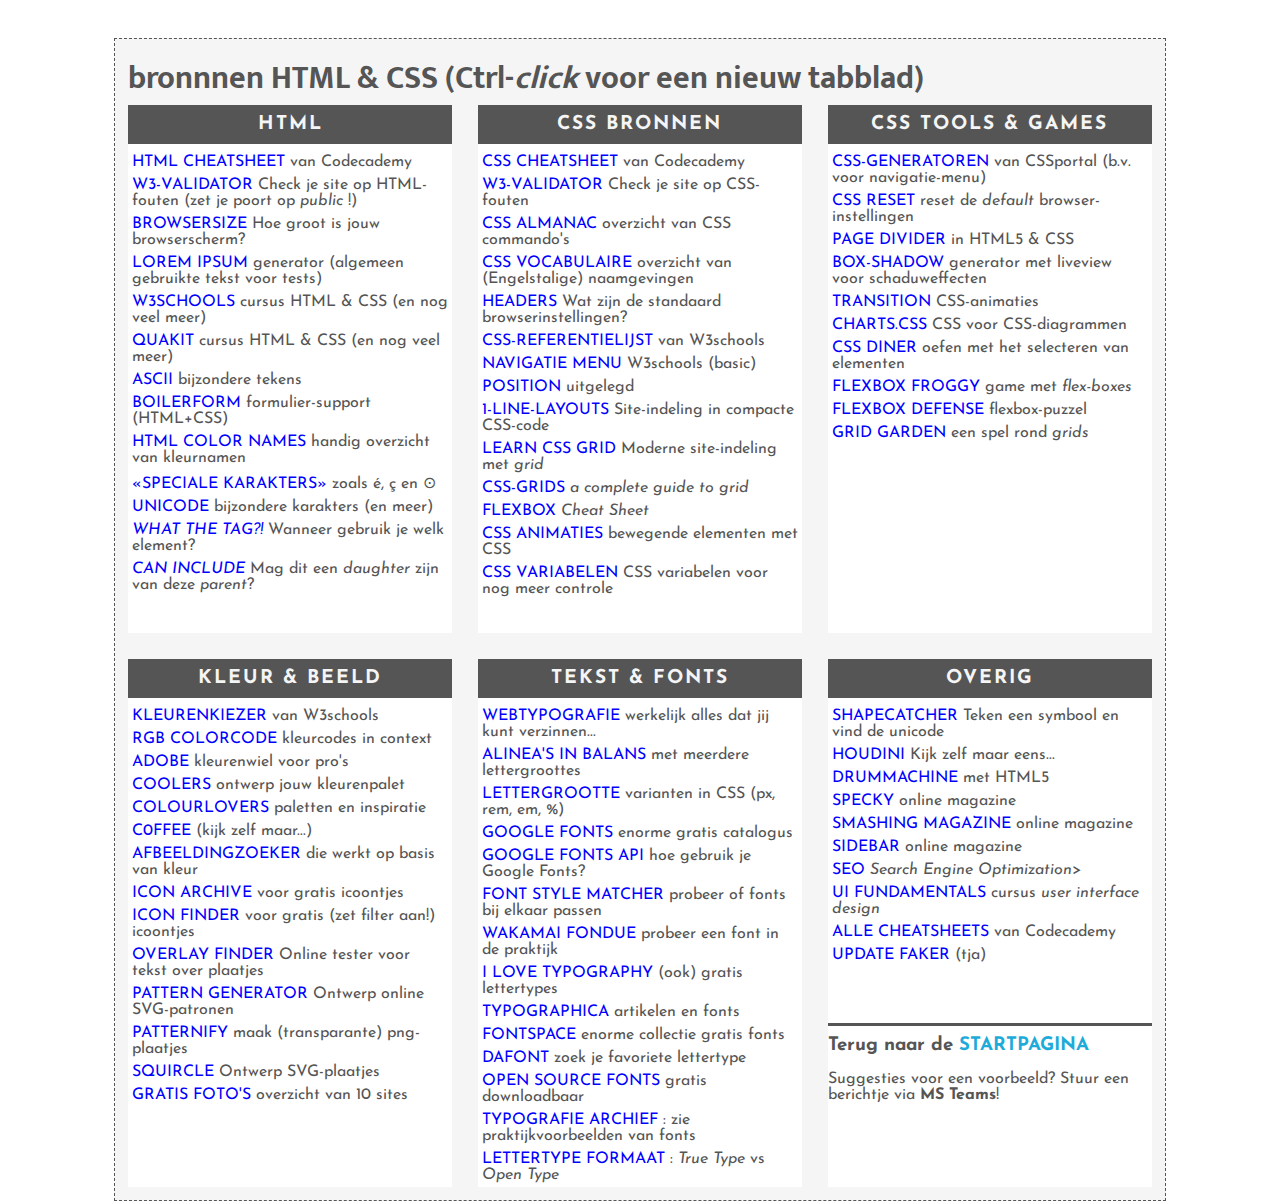
<file: bronnen/index.html>
<!DOCTYPE html>
<html lang="nl">
    <head>
        <meta charset="utf-8">
        <title>bronnen HTML & CSS</title>
        <link rel="stylesheet" href="https://fonts.googleapis.com/css?family=Mukta">
        <link rel="stylesheet" href="https://fonts.googleapis.com/css?family=Josefin+Sans">
        <link rel="stylesheet" href="bronnen.css">        
    </head>
    <body>
        <div id="container">
            <h1>bronnnen HTML & CSS (Ctrl-<em>click</em> voor een nieuw tabblad)</h1>
            <div id="grid-container">
                <div class="box a1">
                    <h2>HTML</h2>
                    <ul>
                        <!-- <li><a href=""></a> </li> -->
                        <li><a href="https://www.codecademy.com/learn/learn-html/modules/learn-html-elements/cheatsheet">HTML cheatsheet</a> van Codecademy</li>
                        <li><a href="https://validator.w3.org/nu/">W3-validator</a> Check je site op HTML-fouten (zet je poort op <em>public</em> !)</li>
                        <li><a href="https://www.webfx.com/tools/whats-my-browser-size/">browsersize</a> Hoe groot is jouw browserscherm?</li>
                        <li><a href="https://www.lipsum.com/">Lorem Ipsum</a> generator (algemeen gebruikte tekst voor tests)</li>
                        <li><a href="https://www.w3schools.com/html/default.asp">W3schools</a> cursus HTML & CSS (en nog veel meer)</li>
                        <li><a href="https://www.quackit.com/html/tutorial/">QuakIt</a> cursus HTML & CSS (en nog veel meer)</li>
                        <li><a href="https://ascii.cl/htmlcodes.htm">ASCII</a> bijzondere tekens</li>
                        <li><a href="https://boilerform.hankchizljaw.com/">Boilerform</a> formulier-support (HTML+CSS)</li>
                        <li><a href="https://htmlcolorcodes.com/color-names/">HTML color names</a> handig overzicht van kleurnamen</li>
                        <li><a href="https://dev.w3.org/html5/html-author/charref">&laquo;speciale karakters&raquo;</a> zoals &eacute;, &ccedil; en &odot;</li>
                        <li><a href="http://zuga.net/articles/">Unicode</a> bijzondere karakters (en meer)</li>
                        <li><a href="https://whatthetag.com/#/"><em>What the tag?!</em></a> Wanneer gebruik je welk element?</li>
                        <li><a href="https://caninclude.glitch.me/"><em>Can Include</em></a> Mag dit een <em>daughter</em> zijn van deze <em>parent</em>?</li>
                    </ul>
                </div>
                <div class="box b1">
                    <h2>CSS bronnen</h2>
                    <ul>
                        <li><a href="https://www.codecademy.com/learn/learn-css/modules/syntax-and-selectors/cheatsheet">CSS cheatsheet</a> van Codecademy</li>
                        <li><a href="https://jigsaw.w3.org/css-validator/">W3-validator</a> Check je site op CSS-fouten</li>
                        <li><a href="https://css-tricks.com/almanac/">CSS Almanac</a> overzicht van CSS commando's</li>
                        <li><a href="http://apps.workflower.fi/vocabs/css/en#selector">CSS vocabulaire</a> overzicht van (Engelstalige) naamgevingen</li>
                        <li><a href="http://zuga.net/articles/html-heading-elements/"> headers</a> Wat zijn de standaard browserinstellingen?</li>
                        <li><a href="https://www.w3schools.com/cssref/default.asp"> CSS-referentielijst</a> van W3schools</li>
                        <li><a href="https://www.w3schools.com/css/css_navbar.asp"> navigatie menu</a> W3schools (basic)</li>
                        <li><a href="https://www.freecodecamp.org/news/css-position-property-explained/">position</a> uitgelegd</li>
                        <li><a href="http://1linelayouts.glitch.me/">1-line-layouts</a> Site-indeling in compacte CSS-code</li>
                        <li><a href="https://learncssgrid.com/">Learn CSS Grid</a> Moderne site-indeling met <em>grid</em></li>
                        <li><a href="https://css-tricks.com/snippets/css/complete-guide-grid/">CSS-grids</a> <em>a complete guide to grid</em></li>
                        <li><a href="https://www.freecodecamp.org/news/flexbox-the-ultimate-css-flex-cheatsheet/">flexbox</a> <em>Cheat Sheet</em></li>
                        <li><a href="https://codersblock.com/blog/the-surprising-things-that-css-can-animate/">CSS animaties</a> bewegende elementen met CSS</li>
                        <li><a href="https://codersblock.com/blog/what-can-you-put-in-a-css-variable/">CSS variabelen</a> CSS variabelen voor nog meer controle</li>
                    </ul>
                </div>
                <div class="box c1">
                    <h2>CSS tools & games</h2>
                    <ul>
                        <li><a href="https://www.cssportal.com/css-generators.php">css-generatoren</a> van CSSportal (b.v. voor navigatie-menu)</li>
                        <li><a href="https://piccalil.li/blog/a-modern-css-reset/">CSS reset</a> reset de <em>default</em> browser-instellingen</li>
                        <li><a href="https://omatsuri.app/page-dividers">Page Divider</a> in HTML5 & CSS</li>
                        <li><a href="https://shadows.brumm.af/">Box-shadow</a> generator met liveview voor schaduweffecten</li>
                        <li><a href="https://www.freecodecamp.org/news/css-transition-examples/">transition</a> CSS-animaties</li>
                        <li><a href="https://chartscss.org/">Charts.css</a> CSS voor CSS-diagrammen</li>
                        <li><a href="https://flukeout.github.io/">CSS diner</a> oefen met het selecteren van elementen</li>
                        <li><a href="https://flexboxfroggy.com/#nl">Flexbox Froggy</a> game met <em>flex-boxes</em></li>
                        <li><a href="http://www.flexboxdefense.com/">Flexbox Defense</a> flexbox-puzzel</li>
                        <li><a href="https://cssgridgarden.com/#nl">Grid Garden</a> een spel rond <em>grids</em></li>
                    </ul>
                </div>
                <div class="box a2">
                    <h2>kleur & beeld</h2>
                    <ul>
                        <li><a href="https://www.w3schools.com/colors/colors_picker.asp">kleurenkiezer</a> van W3schools</li>
                        <li><a href="https://rgbcolorcode.com/">rgb colorcode</a> kleurcodes in context</li>
                        <li><a href="https://color.adobe.com/nl/create/color-wheel">Adobe</a> kleurenwiel voor pro's</li>
                        <li><a href="https://coolors.co/generate">Coolers</a> ontwerp jouw kleurenpalet</li>
                        <li><a href="https://www.colourlovers.com/">ColourLovers</a> paletten en inspiratie</li>
                        <li><a href="http://c0ffee.surge.sh/">c0ffee</a> (kijk zelf maar...)</li>
                        <li><a href="http://labs.tineye.com/">afbeeldingzoeker</a> die werkt op basis van kleur</li>
                        <li><a href="https://iconarchive.com/">Icon Archive</a> voor gratis icoontjes</li>
                        <li><a href="https://www.iconfinder.com/">Icon Finder</a> voor gratis (zet filter aan!) icoontjes</li>
                        <li><a href="https://codepen.io/yaphi1/pen/oNbEqGV">Overlay Finder</a> Online tester voor tekst over plaatjes</li>
                        <li><a href="https://notchris.net/patterns/">Pattern Generator</a> Ontwerp online SVG-patronen</li>
                        <li><a href="http://www.patternify.com/">Patternify</a> maak (transparante) png-plaatjes</li>
                        <li><a href="https://squircley.app/">Squircle</a> Ontwerp SVG-plaatjes</li>   
                        <li><a href="https://www.foleon.com/blog/best-free-business-stock-photo-websites">gratis foto's</a> overzicht van 10 sites</li>
                    </ul>
                </div>
                <div class="box b2">
                    <h2>tekst & fonts</h2>
                    <ul>
                        <li><a href="http://webtypography.net/toc/">WebTypografie</a> werkelijk alles dat jij kunt verzinnen...</li>
                        <li><a href="http://topfunky.com/baseline-rhythm-calculator/">alinea's in balans</a> met meerdere lettergroottes</li>
                        <li><a href="https://www.sitepoint.com/understanding-and-using-rem-units-in-css/">lettergrootte</a> varianten in CSS (px, rem, em, %)</li>
                        <li><a href="https://fonts.google.com/">Google Fonts</a> enorme gratis catalogus</li>
                        <li><a href="https://developers.google.com/fonts/docs/getting_started">Google Fonts API</a> hoe gebruik je Google Fonts?</li>
                        <li><a href="https://meowni.ca/font-style-matcher/">Font Style Matcher</a> probeer of fonts bij elkaar passen</li>
                        <li><a href="https://wakamaifondue.com/beta/">Wakamai Fondue</a> probeer een font in de praktijk</li>
                        <li><a href="https://fonts.ilovetypography.com/">I love typography</a> (ook) gratis lettertypes</li>
                        <li><a href="https://typographica.org/">Typographica</a> artikelen en fonts</li>
                        <li><a href="https://www.fontspace.com/">FontSpace</a> enorme collectie gratis fonts</li>
                        <li><a href="https://www.dafont.com/">DaFont</a> zoek je favoriete lettertype</li>
                        <li><a href="https://www.theleagueofmoveabletype.com/">Open Source Fonts</a> gratis downloadbaar</li>
                        <li><a href="https://fontsinuse.com/">Typografie Archief</a> : zie praktijkvoorbeelden van fonts</li>
                        <li><a href="https://www.makeuseof.com/tag/otf-vs-ttf-fonts-one-better/">lettertype formaat</a> : <em>True Type</em> vs <em>Open Type</em></li>
                    </ul>
                </div>
                <div class="box c2">
                    <h2>overig</h2>
                    <ul>
                        <li><a href="https://shapecatcher.com/">Shapecatcher</a> Teken een symbool en vind de unicode</li>
                        <li><a href="https://houdini.how/">Houdini</a> Kijk zelf maar eens...</li>
                        <li><a href="https://html5drummachine.com/virtual-drum-machine/">drummachine</a> met HTML5</li>
                        <li><a href="https://speckyboy.com/">Specky</a> online magazine</li>
                        <li><a href="https://www.smashingmagazine.com/">Smashing Magazine</a> online magazine</li>
                        <li><a href="https://sidebar.io/">SideBar</a> online magazine</li>
                        <li><a href="https://www.smashingmagazine.com/smashing-guide-search-engine-optimization/">SEO</a> <em>Search Engine Optimization</em>></li>
                        <li><a href="https://www.freecodecamp.org/news/learn-ui-design-fundamentals-with-this-free-one-hour-course/">UI fundamentals</a> cursus <em>user interface design</em></li>
                        <li><a href="https://www.codecademy.com/resources/cheatsheets/all">alle cheatsheets</a> van Codecademy</li>
                        <li><a href="https://updatefaker.com/windows10/BSOD.html">Update Faker</a> (tja)</li>
                    </ul>
                    <h3>Terug naar de <a href="../index.html">startpagina</a></h3>
                    <p>
                        Suggesties voor een voorbeeld? Stuur een berichtje via <strong>MS Teams</strong>!
                    </p>
                </div>
            </div>
        </div>
    </body>
</html>
</file>
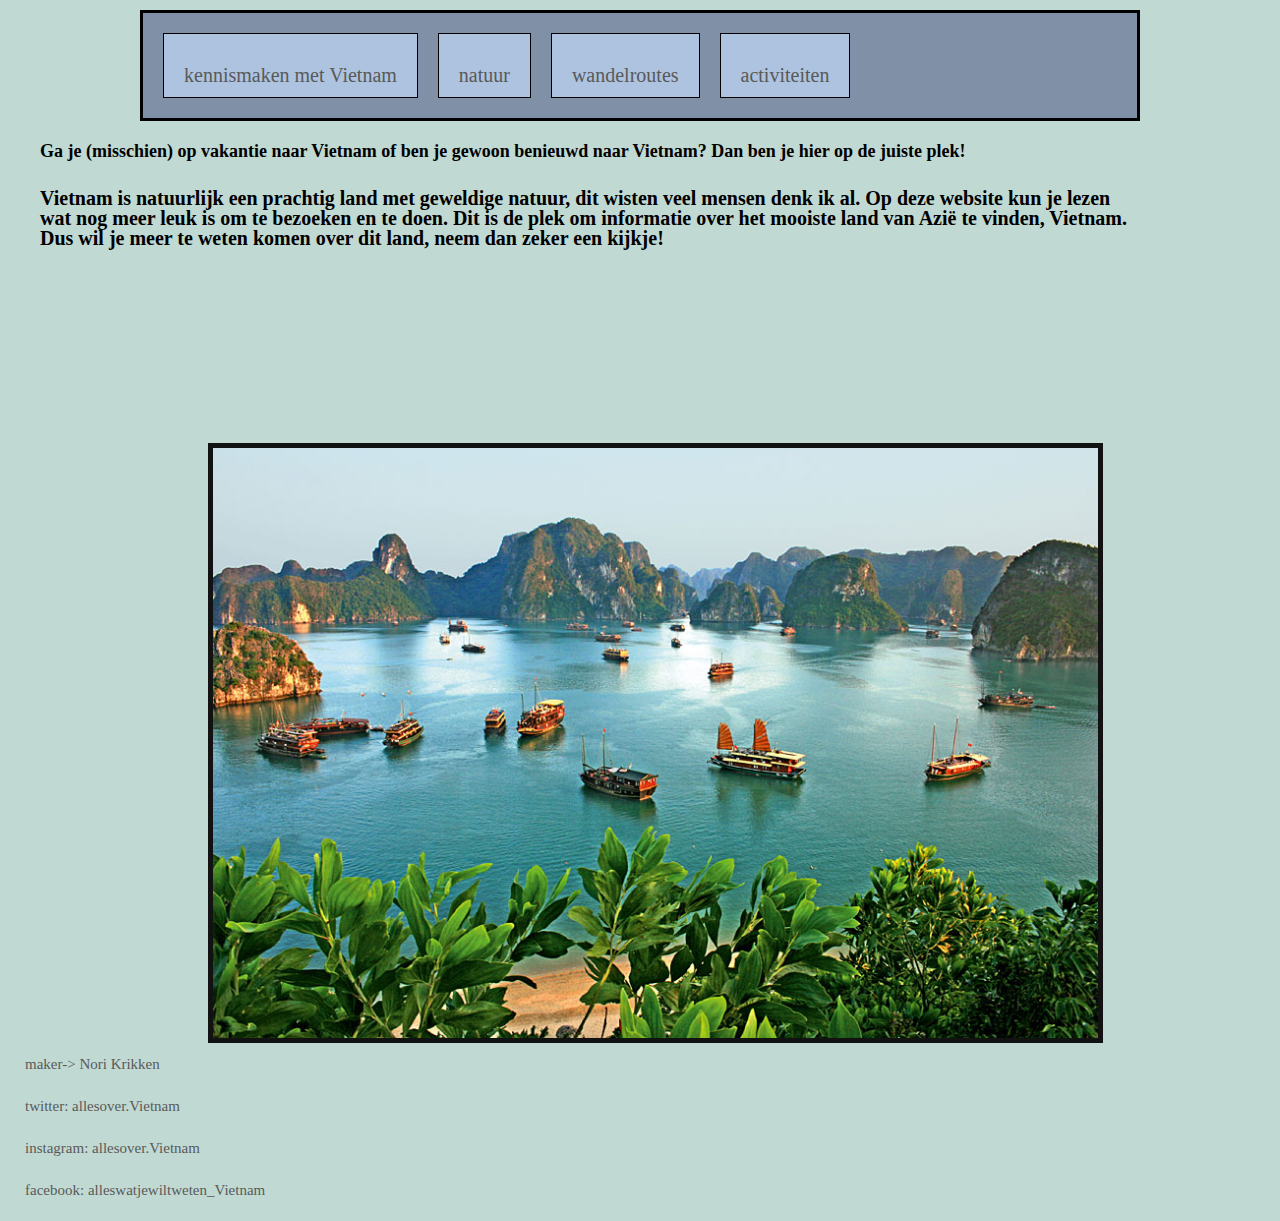
<file: PO/index.html>
<!DOCTYPE html>
<html lang="nl">

    <head>
        <meta charset=utf-8>
        <title>Vietnam</title>
        <link rel="stylesheet" href="css/vormgeving.css">  
    </head>

    <body>
     
        <div class="container"> <!--dit is het menu-->

            <div class="box"> <!--kun je op klikken om naar andere pagina te gaan-->
                <a href="kennismaken.html" target="_blank">kennismaken met Vietnam</a>
            </div>
        
            <div class="box"> <!--kun je op klikken om naar andere pagina te gaan-->
                <a href="natuur.html" target="_blank">natuur</a> 
            </div>
        
            <div class="box"> <!--kun je op klikken om naar andere pagina te gaan-->
                <a href="wandelroutes.html" target="_blank">wandelroutes</a> 
            </div>
        
            <div class="box"> <!--kun je op klikken om naar andere pagina te gaan-->
                <a href="activiteiten.html" target="_blank">activiteiten</a>
            </div>

        </div>

        <div class="box2">
           <h1>Ga je (misschien) op vakantie naar Vietnam of ben je gewoon benieuwd naar Vietnam? Dan ben je hier op de juiste plek!</h1><br /> <br />
           <h2>Vietnam is natuurlijk een prachtig land met geweldige natuur, dit wisten veel mensen denk ik al. Op deze website kun je lezen<br /> <br />
           wat nog meer leuk is om te bezoeken en te doen. Dit is de plek om informatie over het mooiste land van Azië te vinden, Vietnam.<br /> <br />
           Dus wil je meer te weten komen over dit land, neem dan zeker een kijkje!</h2> 
           <img src="images/vietnam.jpg" alt="plaatje" class="plaatje">
        </div>
        <div class="info">
            <ul>
            <li><a>maker-> Nori Krikken</a></li>
            <li><a>twitter: allesover.Vietnam</a></li>
            <li><a>instagram: allesover.Vietnam</a></li>
            <li><a>facebook: alleswatjewiltweten_Vietnam</a></li>
            </ul>
        </div>

    </body>
    
</html>
</file>
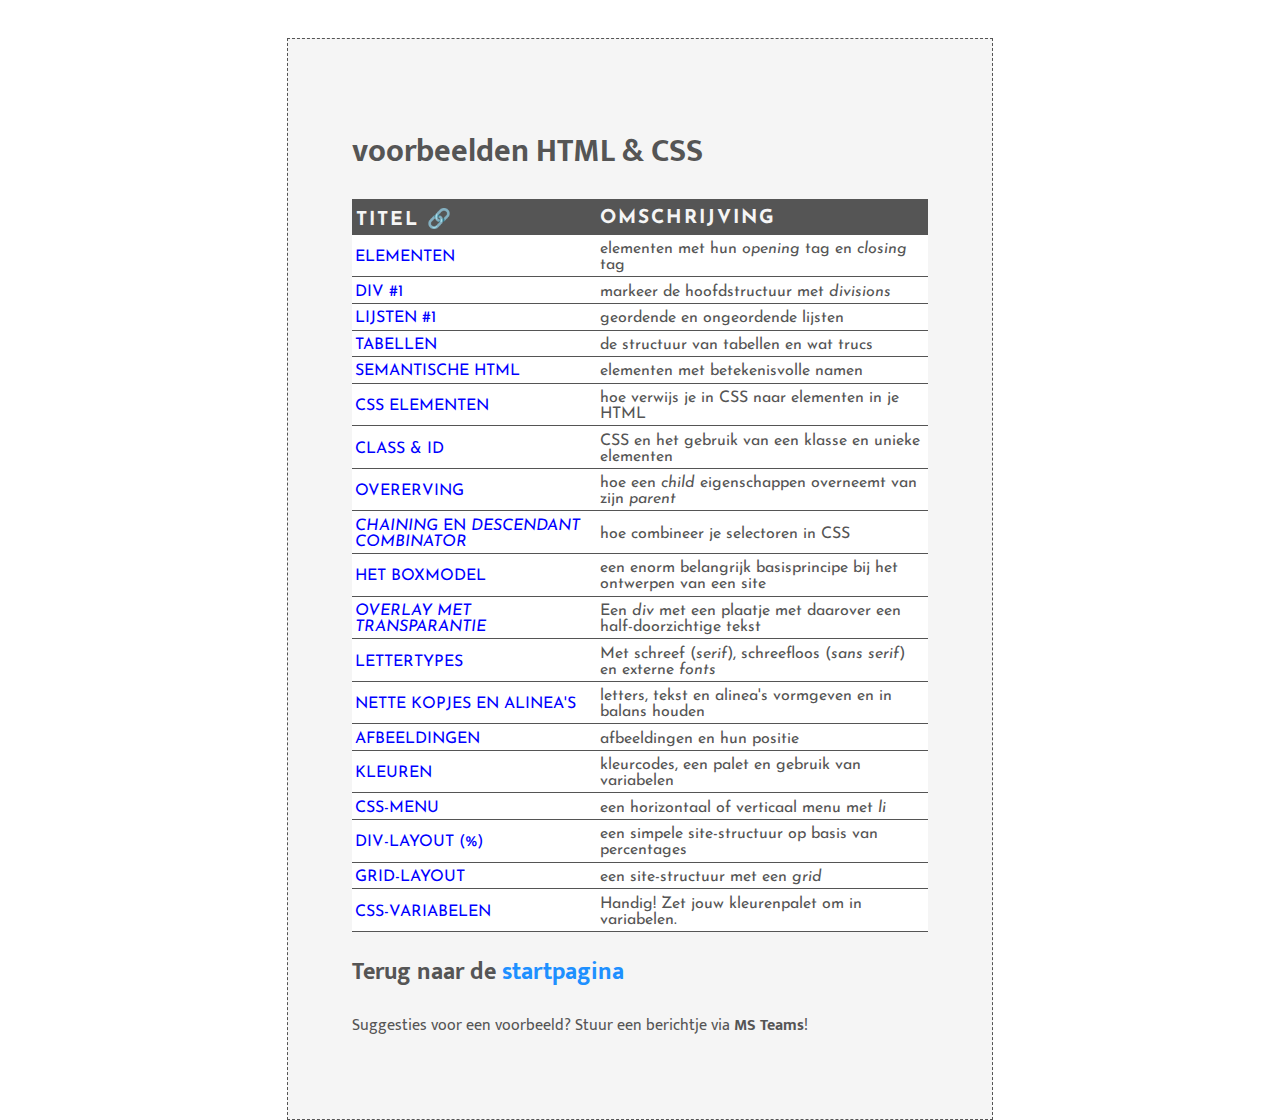
<file: voorbeeldenVanVNR/index.html>
<!DOCTYPE html>
<html lang="nl">
    <head>
        <meta charset="utf-8">
        <title>voorbeelden HTML&CSS</title>
        <link rel="stylesheet" href="https://fonts.googleapis.com/css?family=Mukta">
        <link rel="stylesheet" href="https://fonts.googleapis.com/css?family=Josefin+Sans">
        <link rel="stylesheet" href="css/vb.css">
    </head>
    <body>
        <div id="container">
            <h1>voorbeelden HTML & CSS</h1>
            <table>
              <thead>
                  <tr>
                      <th>titel &#128279;</th>
                      <th>omschrijving</th>
                  </tr>
              </thead>
              <tbody>
                  <tr>
                      <td><a href="elementen/elementen.html" target="_blank">elementen</a></td>
                      <td>elementen met hun <em>opening</em> tag en <em>closing</em> tag</td>
                  </tr>
                  <tr>
                      <td><a href="div1/div1.html" target="_blank">div #1</a></td>
                      <td>markeer de hoofdstructuur met <em>divisions</em></td>
                  </tr>
                  <tr>
                    <td><a href="lijst1/lijst1.html" target="_blank">lijsten #1</a></td>
                    <td>geordende en ongeordende lijsten</td>
                </tr>
                  <tr>
                      <td><a href="tabellen/tabellen.html" target="_blank">tabellen</a></td>
                      <td>de structuur van tabellen en wat trucs</td>
                  </tr>
                  <tr>
                    <td><a href="semantisch/semantisch.html" target="_blank">semantische HTML</a></td>
                    <td>elementen met betekenisvolle namen</td>
                  </tr>
                  <tr>
                    <td><a href="css1/css1.html" target="_blank">CSS elementen</a></td>
                    <td>hoe verwijs je in CSS naar elementen in je HTML</td>
                </tr>
                  <tr>
                    <td><a href="classID/classID.html" target="_blank">class & ID</a></td>
                    <td>CSS en het gebruik van een klasse en unieke elementen</td>
                </tr>
                <tr>
                    <td><a href="overerving/overerving.html" target="_blank">overerving</a></td>
                    <td>hoe een <em>child</em> eigenschappen overneemt van zijn <em>parent</em></td>
                </tr>
                <tr>
                    <td><a href="combi/combi.html" target="_blank"><em>chaining</em> en <em>descendant combinator</em></a></td>
                    <td>hoe combineer je selectoren in CSS</td>
                </tr>
                <tr>
                    <td><a href="boxmodel/boxmodel.html" target="_blank">het boxmodel</a></td>
                    <td>een enorm belangrijk basisprincipe bij het ontwerpen van een site</td>
                </tr>
                <tr>
                    <td><a href="overlay/overlay.html" target="_blank"><em>overlay</em> <em>met transparantie</em></a></td>
                    <td>Een <em>div</em> met een plaatje met daarover een half-doorzichtige tekst</td>
                </tr>
                <tr>
                    <td><a href="fonts/fonts.html" target="_blank">lettertypes</a></td>
                    <td>Met schreef (<em>serif</em>), schreefloos (<em>sans serif</em>) en externe <em>fonts</em></td>
                </tr>
                <tr>
                    <td><a href="tekst/tekst.html" target="_blank">nette kopjes en alinea's</a></td>
                    <td>letters, tekst en alinea's vormgeven en in balans houden</td>
                </tr>
                <tr>
                    <td><a href="afbeeldingen/afbeeldingen.html" target="_blank">afbeeldingen</a></td>
                    <td>afbeeldingen en hun positie</td>
                </tr>
                <tr>
                    <td><a href="kleur/kleur.html" target="_blank">kleuren</a></td>
                    <td>kleurcodes, een palet en gebruik van variabelen</td>
                </tr>
                <tr>
                    <td><a href="menu/menu.html" target="_blank">CSS-menu</a></td>
                    <td>een horizontaal of verticaal menu met <em>li</em></td>
                </tr>
                <tr>
                    <td><a href="divontwerp/divontwerp.html" target="_blank">div-layout (%)</a></td>
                    <td>een simpele site-structuur op basis van percentages</td>
                </tr>
                <tr>
                    <td><a href="grid/grid.html" target="_blank">grid-layout</a></td>
                    <td>een site-structuur met een <em>grid</em></td>
                </tr>
                <tr>
                    <td><a href="variabelen/variabelen.html" target="_blank">CSS-variabelen</a></td>
                    <td>Handig! Zet jouw kleurenpalet om in variabelen.</td>
                </tr>
               </tbody>
          </table>
          <h2>Terug naar de <a href="../index.html">startpagina</a></h2>
          <p>
              Suggesties voor een voorbeeld? Stuur een berichtje via <strong>MS Teams</strong>!
          </p>
        </div>
    </body>
</html>
</file>
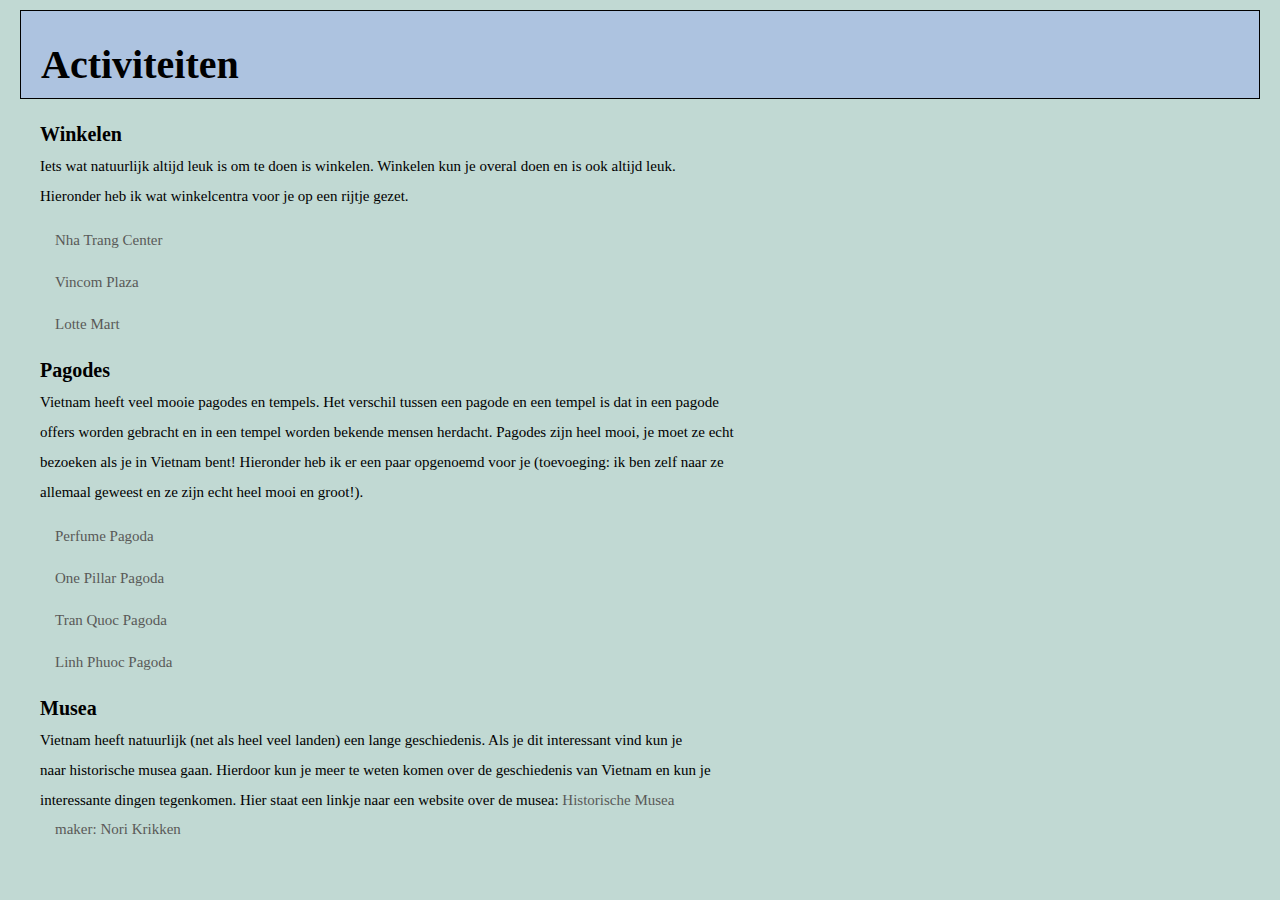
<file: PO/activiteiten.html>
<!DOCTYPE html>
<html lang="nl">

    <head>
        <meta charset=utf-8>
        <title>Activiteiten</title>
        <link rel="stylesheet" href="css/vormgeving.css">  
    </head>

    <body>
    
            <div div="container"> <!--hier kun je zien op welke pagina je bent-->
              <div class="box">
                <h3>Activiteiten</h3>
              </div>
            </div>

      <div class="box2"> <!--dit is de informatie van de pagina-->
      <h5>Winkelen</h5>
      <p>Iets wat natuurlijk altijd leuk is om te doen is winkelen. Winkelen kun je overal doen en is ook altijd leuk.<br /> <br />
      Hieronder heb ik wat winkelcentra voor je op een rijtje gezet.<br /> <br /><!--opsomming-->
      <ul style="list-style-type: circle;"><li><a href='https://www.tripadvisor.nl/Attraction_Review-g293928-d7245662-Reviews-Nha_Trang_Center-Nha_Trang_Khanh_Hoa_Province.html#REVIEWS'>Nha Trang Center</a></li>
        <li><a href='https://www.tripadvisor.nl/Attraction_Review-g298085-d13358684-Reviews-Vincom_Plaza-Da_Nang.html'>Vincom Plaza</a></li>
        <li><a href='https://www.tripadvisor.nl/Attraction_Review-g298085-d14086808-Reviews-Lotte_Mart-Da_Nang.html'>Lotte Mart</a></li></ul></p>
      <h5>Pagodes</h5>
      <p>Vietnam heeft veel mooie pagodes en tempels. Het verschil tussen een pagode en een tempel is dat in een pagode<br /> <br />
      offers worden gebracht en in een tempel worden bekende mensen herdacht. Pagodes zijn heel mooi, je moet ze echt <br /> <br />
      bezoeken als je in Vietnam bent! Hieronder heb ik er een paar opgenoemd voor je (toevoeging: ik ben zelf naar ze<br /> <br />allemaal geweest en ze zijn echt heel mooi en groot!).<br /> <br />
      <ul style="list-style-type: circle;"><li><a href='https://www.grijsopreis.nl/perfume-pagoda/'>Perfume Pagoda</a></li><!--opsomming-->
        <li><a href='http://www.vietnam-guide.com/hanoi/one-pillar-pagoda.htm'>One Pillar Pagoda</a></li>
        <li><a href='http://www.vietnam-guide.com/hanoi/attractions/tran-quoc-pagoda.htm'>Tran Quoc Pagoda</a></li>
        <li><a href='http://www.vietnam-guide.com/dalat/attractions/linh-phuoc-pagoda.htm'>Linh Phuoc Pagoda</a></li></ul>
      </p>
      
      <h5>Musea</h5>
      <p>Vietnam heeft natuurlijk (net als heel veel landen) een lange geschiedenis. Als je dit interessant vind kun je<br /> <br />
      naar historische musea gaan. Hierdoor kun je meer te weten komen over de geschiedenis van Vietnam en kun je<br /> <br />
      interessante dingen tegenkomen. Hier staat een linkje naar een website over de musea: <a href='https://www.tripadvisor.nl/Attractions-g293921-Activities-c49-t30-Vietnam.html'>Historische Musea</a></p>
    
    <div class="info">
        <ul>
        <li><a>maker: Nori Krikken</a></li>
        </ul>
    </div>
        
</body>
    
</html>
</file>
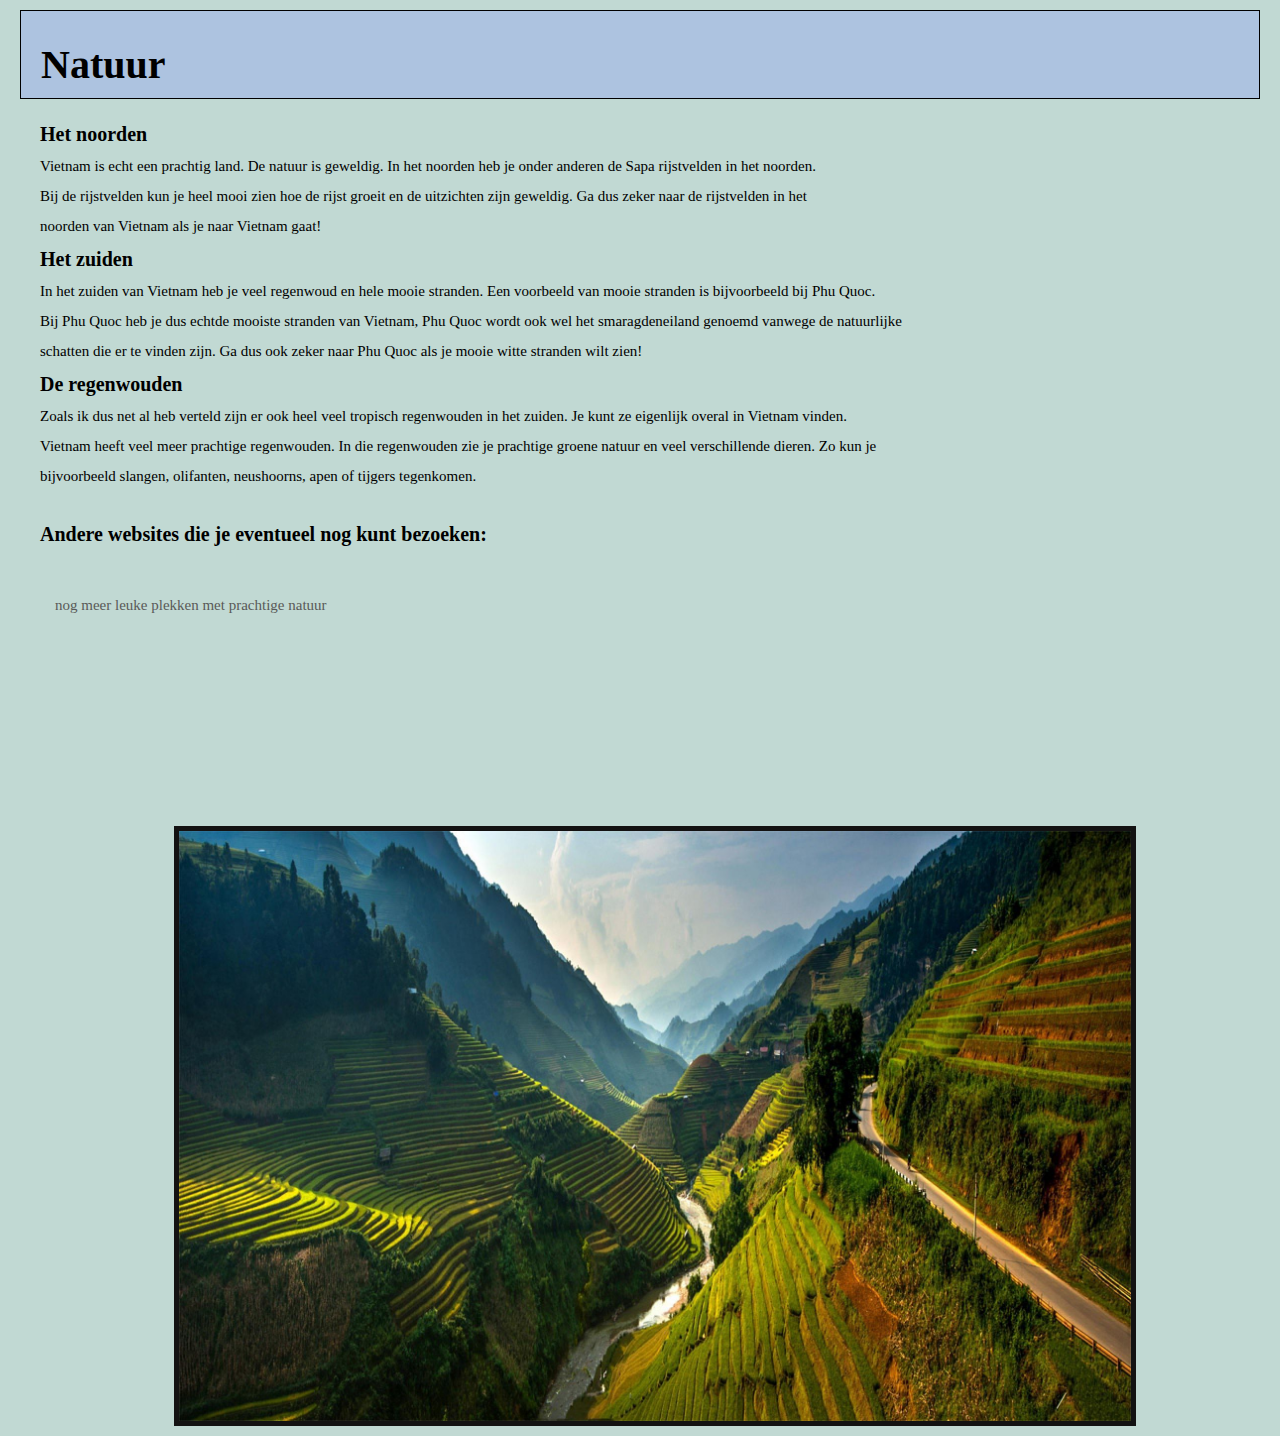
<file: PO/index copy 2.html>
<!DOCTYPE html>
<html lang="nl">

    <head>
        <meta charset=utf-8>
        <title>Natuur</title>
        <link rel="stylesheet" href="css/vormgeving.css">  
    </head>

    <body>
    
            <div div="container">
            <div class="box">
            <h3>Natuur</h3>
            
</div>
      </div>
      <div class="box2">
      <h5>Het noorden</h5>
      <p>Vietnam is echt een prachtig land. De natuur is geweldig. In het noorden heb je onder anderen de Sapa rijstvelden in het noorden. <br /> <br />
       Bij de rijstvelden kun je heel mooi zien hoe de rijst groeit en de uitzichten zijn geweldig. Ga dus zeker naar de rijstvelden in het<br /> <br />
       noorden van Vietnam als je naar Vietnam gaat!</p>
      <h5>Het zuiden</h5>
      <p>In het zuiden van Vietnam heb je veel regenwoud en hele mooie stranden. Een voorbeeld van mooie stranden is bijvoorbeeld bij Phu Quoc.<br /> <br />
      Bij Phu Quoc heb je dus echtde mooiste stranden van Vietnam, Phu Quoc wordt ook wel het smaragdeneiland genoemd vanwege de natuurlijke<br /> <br />
      schatten die er te vinden zijn. Ga dus ook zeker naar Phu Quoc als je mooie witte stranden wilt zien!</p>
      <h5>De regenwouden</h5>
      <p>Zoals ik dus net al heb verteld zijn er ook heel veel tropisch regenwouden in het zuiden. Je kunt ze eigenlijk overal in Vietnam vinden.<br /> <br />
      Vietnam heeft veel meer prachtige regenwouden. In die regenwouden zie je prachtige groene natuur en veel verschillende dieren. Zo kun je<br /> <br />
      bijvoorbeeld slangen, olifanten, neushoorns, apen of tijgers tegenkomen.</p>
        
       <h4>Andere websites die je eventueel nog kunt bezoeken:</h4>
       <ul style="list-style-type: circle;">
       <li><a href='https://www.reis-expert.nl/azie/vietnam/natuur-vietnam/'>nog meer leuke plekken met prachtige natuur</a></li>
       </ul>
       <img src="images/natuurvietnam.jpg" alt="plaatje" class="plaatje" >

</div>

    </body>
    
</html>
</file>
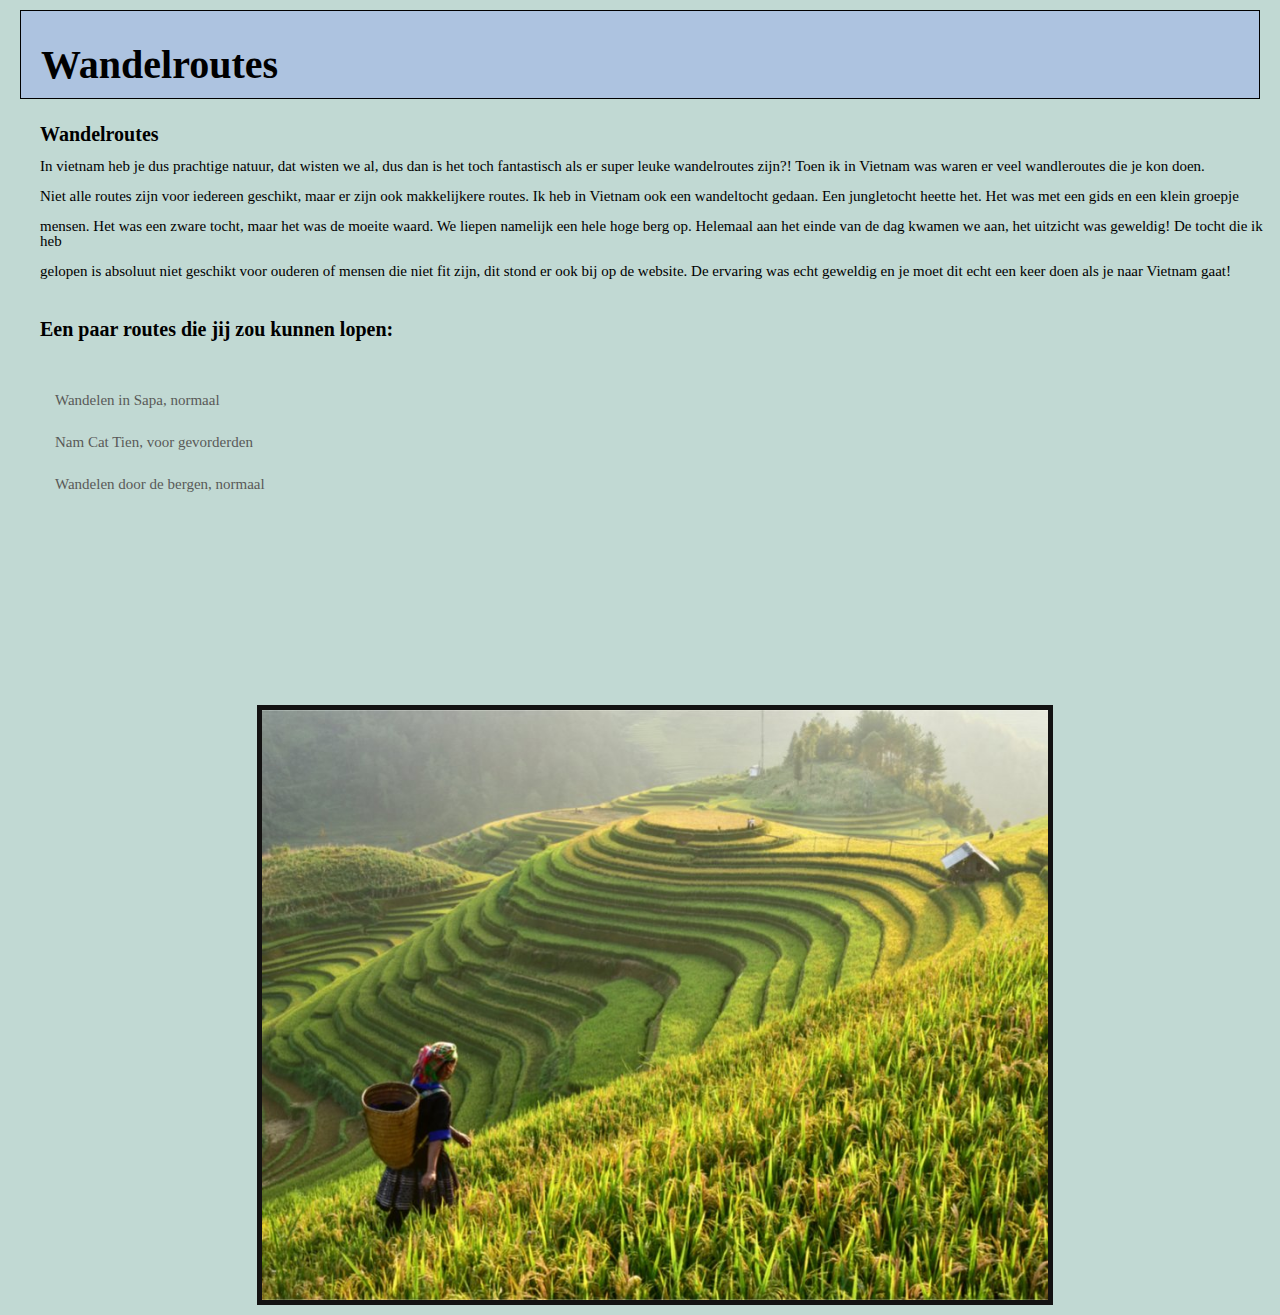
<file: PO/index copy 3.html>
<!DOCTYPE html>
<html lang="nl">

    <head>
        <meta charset=utf-8>
        <title>Wandelroutes</title>
        <link rel="stylesheet" href="css/vormgeving.css">  
    </head>

    <body>
    
            <div div="container">
            <div class="box">
            <h3>Wandelroutes</h3>
            
</div>
      </div>
      <div class="box2">
      <h5>Wandelroutes</h5>
      <p>In vietnam heb je dus prachtige natuur, dat wisten we al, dus dan is het toch fantastisch als er super leuke wandelroutes zijn?! Toen ik in Vietnam was waren er veel wandleroutes die je kon doen.<br /> <br />
      Niet alle routes zijn voor iedereen geschikt, maar er zijn ook makkelijkere routes. Ik heb in Vietnam ook een wandeltocht gedaan. Een jungletocht heette het. Het was met een gids en een klein groepje<br /> <br />
      mensen. Het was een zware tocht, maar het was de moeite waard. We liepen namelijk een hele hoge berg op. Helemaal aan het einde van de dag kwamen we aan, het uitzicht was geweldig! De tocht die ik heb<br /> <br />
      gelopen is absoluut niet geschikt voor ouderen of mensen die niet fit zijn, dit stond er ook bij op de website. De ervaring was echt geweldig en je moet dit echt een keer doen als je naar Vietnam gaat!</p>
        
      <h4>Een paar routes die jij zou kunnen lopen:</h4>
      <ul style="list-style-type: circle;">
        <li><a href='https://www.outsight.nl/vietnam/bouwstenen/sapa-wandeling-met-gids-door-de-rijstvelden'>Wandelen in Sapa, normaal</a></li>
        <li><a href='https://www.tripadvisor.nl/ShowUserReviews-g8841040-d12162656-r702397211-Cat_Tien_Park-Nam_Cat_Tien_Tan_Phu_District_Dong_Nai_Province.html'>Nam Cat Tien, voor gevorderden</a></li>
        <li><a href='https://www.snp.nl/reis/vietnam/wandelreis/17-dagen-wandelen'>Wandelen door de bergen, normaal</a></li>
        </ul>
            <img src="images/wandlenplaatje.jpg" alt="plaatje" class="plaatje" >
        
</div>

      </body>
    
</html>
</file>
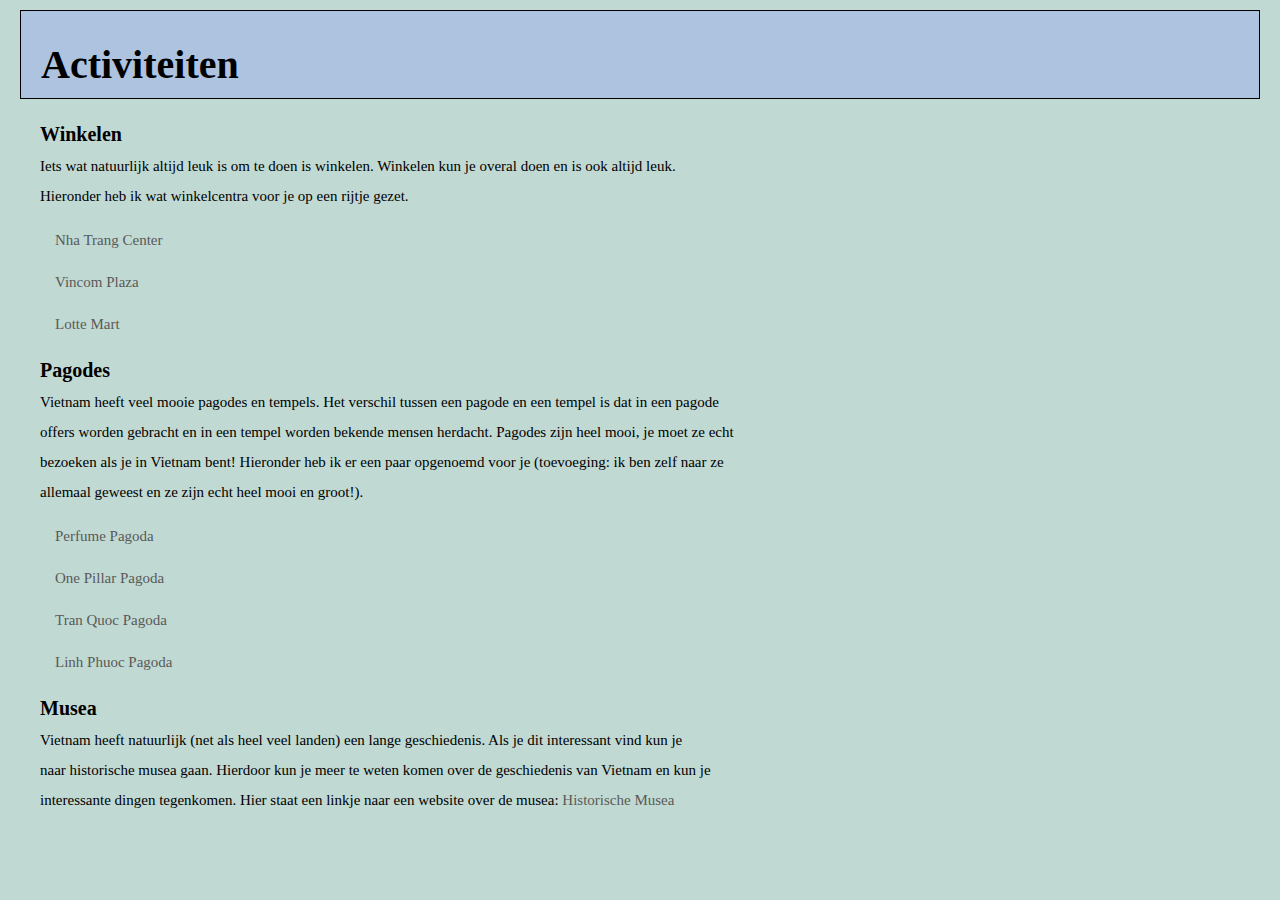
<file: PO/index copy 4.html>
<!DOCTYPE html>
<html lang="nl">

    <head>
        <meta charset=utf-8>
        <title>Activiteiten</title>
        <link rel="stylesheet" href="css/vormgeving.css">  
    </head>

    <body>
    
            <div div="container">
            <div class="box">
            <h3>Activiteiten</h3>
            
</div>
      </div>
      <div class="box2">
      <h5>Winkelen</h5>
      <p>Iets wat natuurlijk altijd leuk is om te doen is winkelen. Winkelen kun je overal doen en is ook altijd leuk.<br /> <br />
      Hieronder heb ik wat winkelcentra voor je op een rijtje gezet.<br /> <br />
      <ul style="list-style-type: circle;"><li><a href='https://www.tripadvisor.nl/Attraction_Review-g293928-d7245662-Reviews-Nha_Trang_Center-Nha_Trang_Khanh_Hoa_Province.html#REVIEWS'>Nha Trang Center</a></li>
        <li><a href='https://www.tripadvisor.nl/Attraction_Review-g298085-d13358684-Reviews-Vincom_Plaza-Da_Nang.html'>Vincom Plaza</a></li>
        <li><a href='https://www.tripadvisor.nl/Attraction_Review-g298085-d14086808-Reviews-Lotte_Mart-Da_Nang.html'>Lotte Mart</a></li></ul></p>
      <h5>Pagodes</h5>
      <p>Vietnam heeft veel mooie pagodes en tempels. Het verschil tussen een pagode en een tempel is dat in een pagode<br /> <br />
      offers worden gebracht en in een tempel worden bekende mensen herdacht. Pagodes zijn heel mooi, je moet ze echt <br /> <br />
      bezoeken als je in Vietnam bent! Hieronder heb ik er een paar opgenoemd voor je (toevoeging: ik ben zelf naar ze<br /> <br />allemaal geweest en ze zijn echt heel mooi en groot!).<br /> <br />
      <ul style="list-style-type: circle;"><li><a href='https://www.grijsopreis.nl/perfume-pagoda/'>Perfume Pagoda</a></li>
        <li><a href='http://www.vietnam-guide.com/hanoi/one-pillar-pagoda.htm'>One Pillar Pagoda</a></li>
        <li><a href='http://www.vietnam-guide.com/hanoi/attractions/tran-quoc-pagoda.htm'>Tran Quoc Pagoda</a></li>
        <li><a href='http://www.vietnam-guide.com/dalat/attractions/linh-phuoc-pagoda.htm'>Linh Phuoc Pagoda</a></li></ul></p>
      
      <h5>Musea</h5>
      <p>Vietnam heeft natuurlijk (net als heel veel landen) een lange geschiedenis. Als je dit interessant vind kun je<br /> <br />
      naar historische musea gaan. Hierdoor kun je meer te weten komen over de geschiedenis van Vietnam en kun je<br /> <br />
      interessante dingen tegenkomen. Hier staat een linkje naar een website over de musea: <a href='https://www.tripadvisor.nl/Attractions-g293921-Activities-c49-t30-Vietnam.html'>Historische Musea</a></p>
        
</body>
    
</html>
</file>
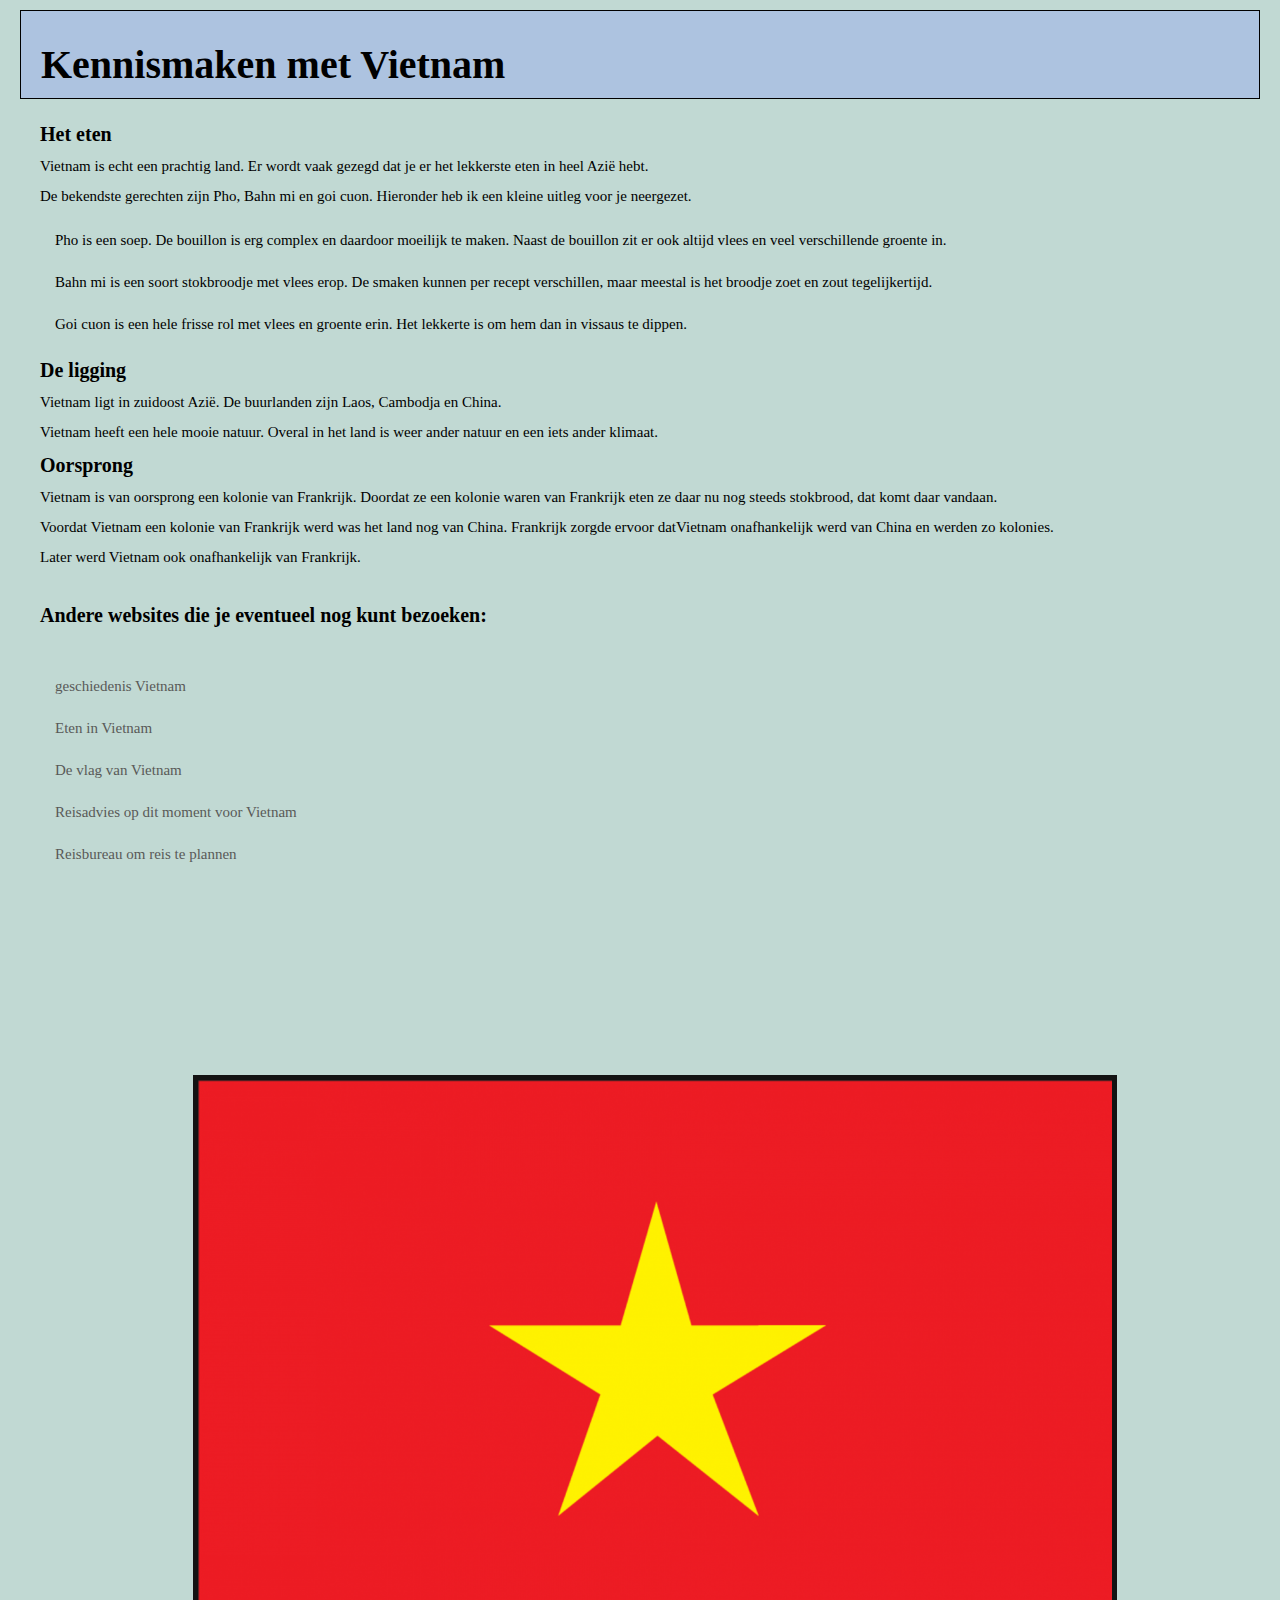
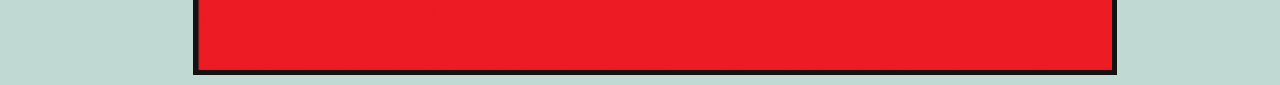
<file: PO/index copy.html>
<!DOCTYPE html>
<html lang="nl">

    <head>
        <meta charset=utf-8>
        <title>Kennismaken met Vietnam</title>
        <link rel="stylesheet" href="css/vormgeving.css">  
    </head>

    <body>
    
            <div div="container">
            <div class="box">
            <h3>Kennismaken met Vietnam</h3>
            
</div>
      </div>
      <div class="box2">
      <h5>Het eten</h5>
      <p>Vietnam is echt een prachtig land. Er wordt vaak gezegd dat je er het lekkerste eten in heel Azië hebt.<br /> <br />
       De bekendste gerechten zijn Pho, Bahn mi en goi cuon. Hieronder heb ik een kleine uitleg voor je neergezet.<br /> <br /></p>
      <ul style="list-style-type: square;">
        <li>Pho is een soep. De bouillon is erg complex en daardoor moeilijk te maken. Naast de bouillon zit er ook altijd vlees en veel verschillende groente in.</li>
        <li>Bahn mi is een soort stokbroodje met vlees erop. De smaken kunnen per recept verschillen, maar meestal is het broodje zoet en zout tegelijkertijd.</li>
        <li>Goi cuon is een hele frisse rol met vlees en groente erin. Het lekkerte is om hem dan in vissaus te dippen.</li></ul>
      <h5>De ligging</h5>
      <p>Vietnam ligt in zuidoost Azië. De buurlanden zijn Laos, Cambodja en China.<br /> <br />
      Vietnam heeft een hele mooie natuur. Overal in het land is weer ander natuur en een iets ander klimaat.</p>
      <h5>Oorsprong</h5>
      <p>Vietnam is van oorsprong een kolonie van Frankrijk. Doordat ze een kolonie waren van Frankrijk eten ze daar nu nog steeds stokbrood, dat komt daar vandaan.<br /> <br />
         Voordat Vietnam een kolonie van Frankrijk werd was het land nog van China. Frankrijk zorgde ervoor datVietnam onafhankelijk werd van China en werden zo kolonies.<br /> <br />
         Later werd Vietnam ook onafhankelijk van Frankrijk.</p>
        
       <h4>Andere websites die je eventueel nog kunt bezoeken:</h4>
       <ul style="list-style-type: circle;">
                <li><a href='https://nl.wikipedia.org/wiki/Geschiedenis_van_Vietnam'>geschiedenis Vietnam</a></li>
                <li><a href='https://footprinttravel.nl/blog/vietnam/het-lekkerste-eten-in-vietnam-dit-moet-je-proeven_192'>Eten in Vietnam</a></li>
                <li><a href='https://nl.wikipedia.org/wiki/Vlag_van_Vietnam#:~:text=De%20vlag%20bestaat%20uit%20een,de%20Vietnamese%20Communistische%20Partij%20symboliseert.&text=Het%20rood%20in%20de%20vlag,H%E1%BB%AFu%20Ti%E1%BA%BFn%2C%20een%20Vietnamese%20revolutionair.'>De vlag van Vietnam</a></li>
                <li><a href='https://www.nederlandwereldwijd.nl/landen/vietnam/reizen/reisadvies'>Reisadvies op dit moment voor Vietnam</a></li>
                <li><a href='https://www.djoser.nl/groepsreizen/azie/vietnam/januari-2022/?gclid=Cj0KCQjwiNSLBhCPARIsAKNS4_dcimTnLXLGZHTZT4qcIGlbcilzNmb0XFol2pOUMd2SYmDO4ssc2XEaAgO2EALw_wcB'>Reisbureau om reis te plannen</a></li>
            </ul>
            <img src="images/vlag Vietnam.png" alt="plaatje" class="plaatje" >
        
</div>

    </body>
    
</html>
</file>
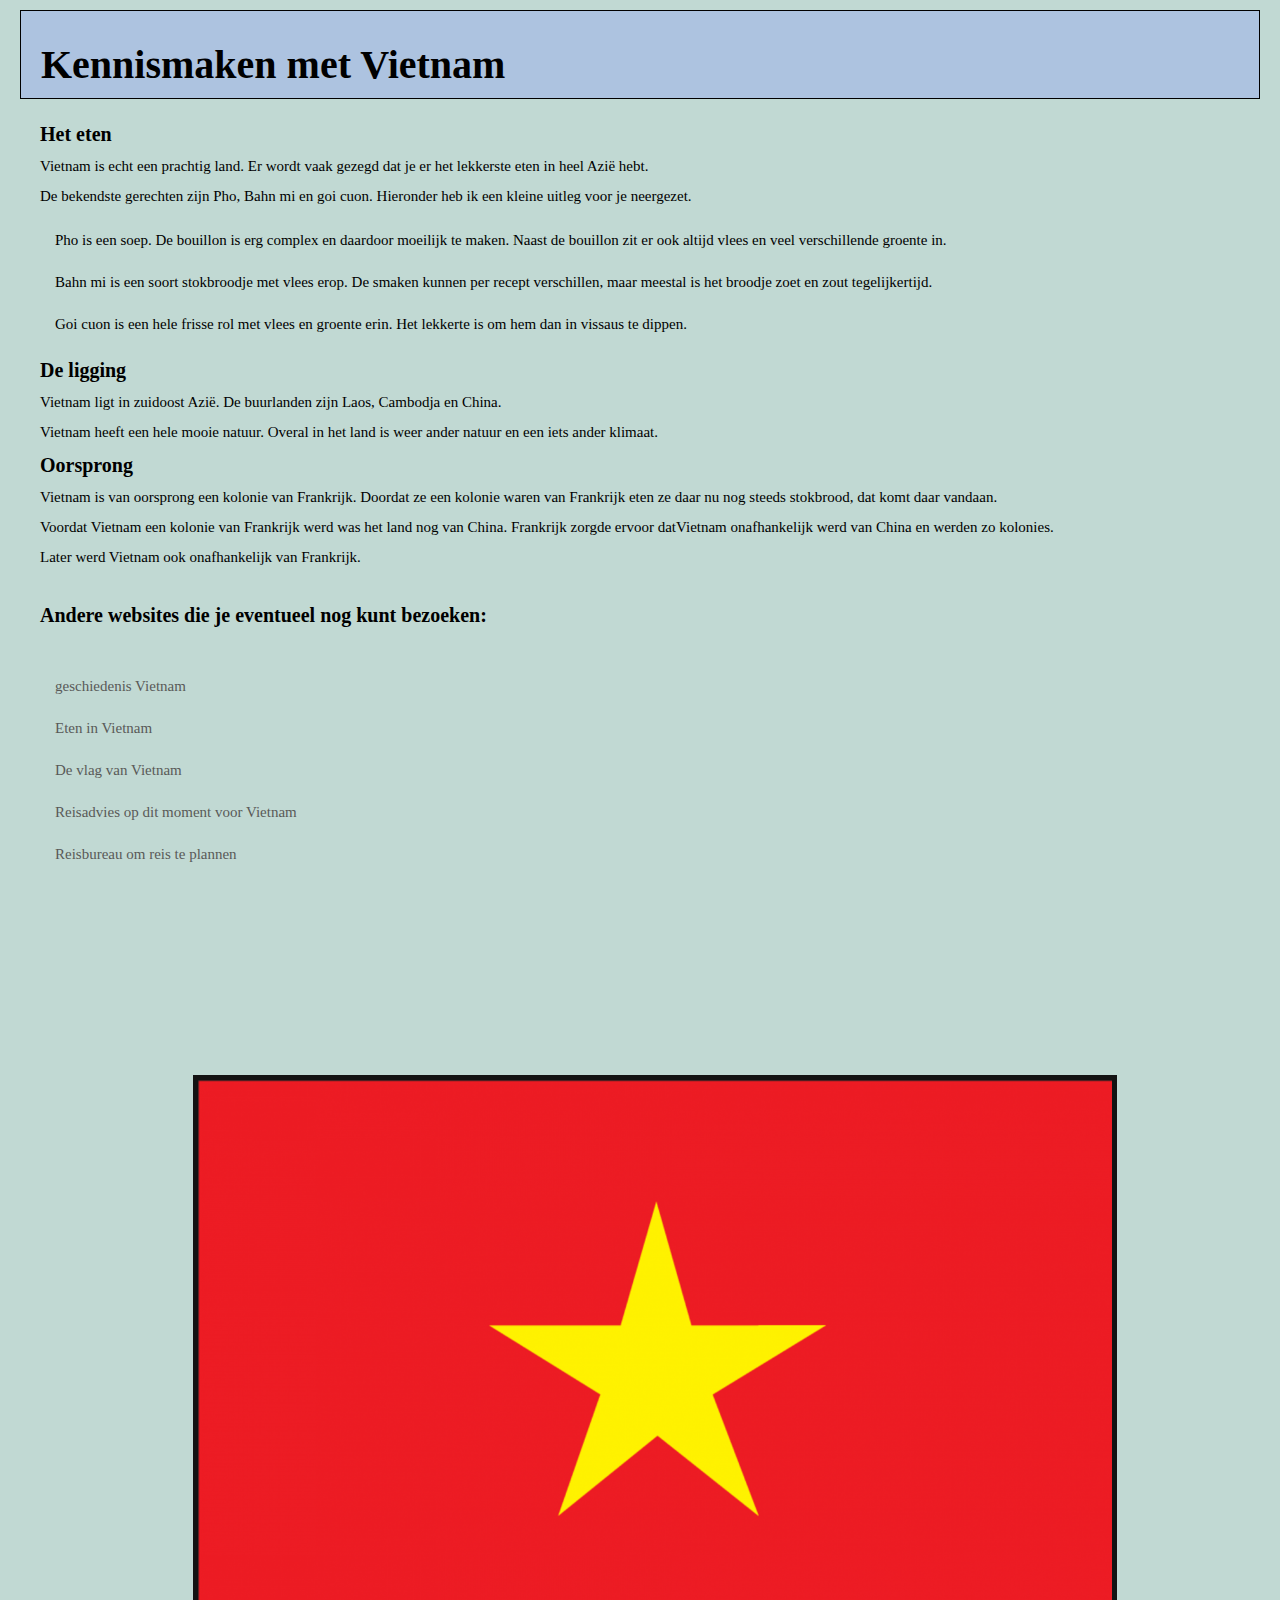
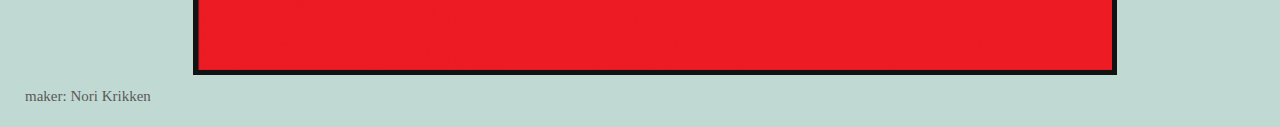
<file: PO/kennismaken.html>
<!DOCTYPE html>
<html lang="nl">

    <head>
        <meta charset=utf-8>
        <title>Kennismaken met Vietnam</title>
        <link rel="stylesheet" href="css/vormgeving.css">  
    </head>

    <body>
    
            <div div="container"> <!--hier kun je zien op welke pagina je bent-->
              <div class="box"> <!--hier kun je zien op welke pagina je bent-->
            <h3>Kennismaken met Vietnam</h3>
            </div>
              </div>

         <div class="box2"> <!--dit is de informatie van de pagina-->
         <h5>Het eten</h5>
         <p>Vietnam is echt een prachtig land. Er wordt vaak gezegd dat je er het lekkerste eten in heel Azië hebt.<br /> <br />
         De bekendste gerechten zijn Pho, Bahn mi en goi cuon. Hieronder heb ik een kleine uitleg voor je neergezet.<br /> <br /></p>
         <ul style="list-style-type: square;">
          <li>Pho is een soep. De bouillon is erg complex en daardoor moeilijk te maken. Naast de bouillon zit er ook altijd vlees en veel verschillende groente in.</li>
          <li>Bahn mi is een soort stokbroodje met vlees erop. De smaken kunnen per recept verschillen, maar meestal is het broodje zoet en zout tegelijkertijd.</li>
          <li>Goi cuon is een hele frisse rol met vlees en groente erin. Het lekkerte is om hem dan in vissaus te dippen.</li></ul>
         <h5>De ligging</h5>
         <p>Vietnam ligt in zuidoost Azië. De buurlanden zijn Laos, Cambodja en China.<br /> <br />
         Vietnam heeft een hele mooie natuur. Overal in het land is weer ander natuur en een iets ander klimaat.</p>
         <h5>Oorsprong</h5>
         <p>Vietnam is van oorsprong een kolonie van Frankrijk. Doordat ze een kolonie waren van Frankrijk eten ze daar nu nog steeds stokbrood, dat komt daar vandaan.<br /> <br />
         Voordat Vietnam een kolonie van Frankrijk werd was het land nog van China. Frankrijk zorgde ervoor datVietnam onafhankelijk werd van China en werden zo kolonies.<br /> <br />
         Later werd Vietnam ook onafhankelijk van Frankrijk.</p>
        
       <h4>Andere websites die je eventueel nog kunt bezoeken:</h4><!--opsomming-->
       <ul style="list-style-type: circle;">
                <li><a href='https://nl.wikipedia.org/wiki/Geschiedenis_van_Vietnam'>geschiedenis Vietnam</a></li>
                <li><a href='https://footprinttravel.nl/blog/vietnam/het-lekkerste-eten-in-vietnam-dit-moet-je-proeven_192'>Eten in Vietnam</a></li>
                <li><a href='https://nl.wikipedia.org/wiki/Vlag_van_Vietnam#:~:text=De%20vlag%20bestaat%20uit%20een,de%20Vietnamese%20Communistische%20Partij%20symboliseert.&text=Het%20rood%20in%20de%20vlag,H%E1%BB%AFu%20Ti%E1%BA%BFn%2C%20een%20Vietnamese%20revolutionair.'>De vlag van Vietnam</a></li>
                <li><a href='https://www.nederlandwereldwijd.nl/landen/vietnam/reizen/reisadvies'>Reisadvies op dit moment voor Vietnam</a></li>
                <li><a href='https://www.djoser.nl/groepsreizen/azie/vietnam/januari-2022/?gclid=Cj0KCQjwiNSLBhCPARIsAKNS4_dcimTnLXLGZHTZT4qcIGlbcilzNmb0XFol2pOUMd2SYmDO4ssc2XEaAgO2EALw_wcB'>Reisbureau om reis te plannen</a></li>
       </ul>
            <img src="images/vlag Vietnam.png" alt="plaatje" class="plaatje" >
        </div>
        <div class="info">
          <ul>
          <li><a>maker: Nori Krikken</a></li>
          </ul>
      </div>

    </body>
    
</html>
</file>
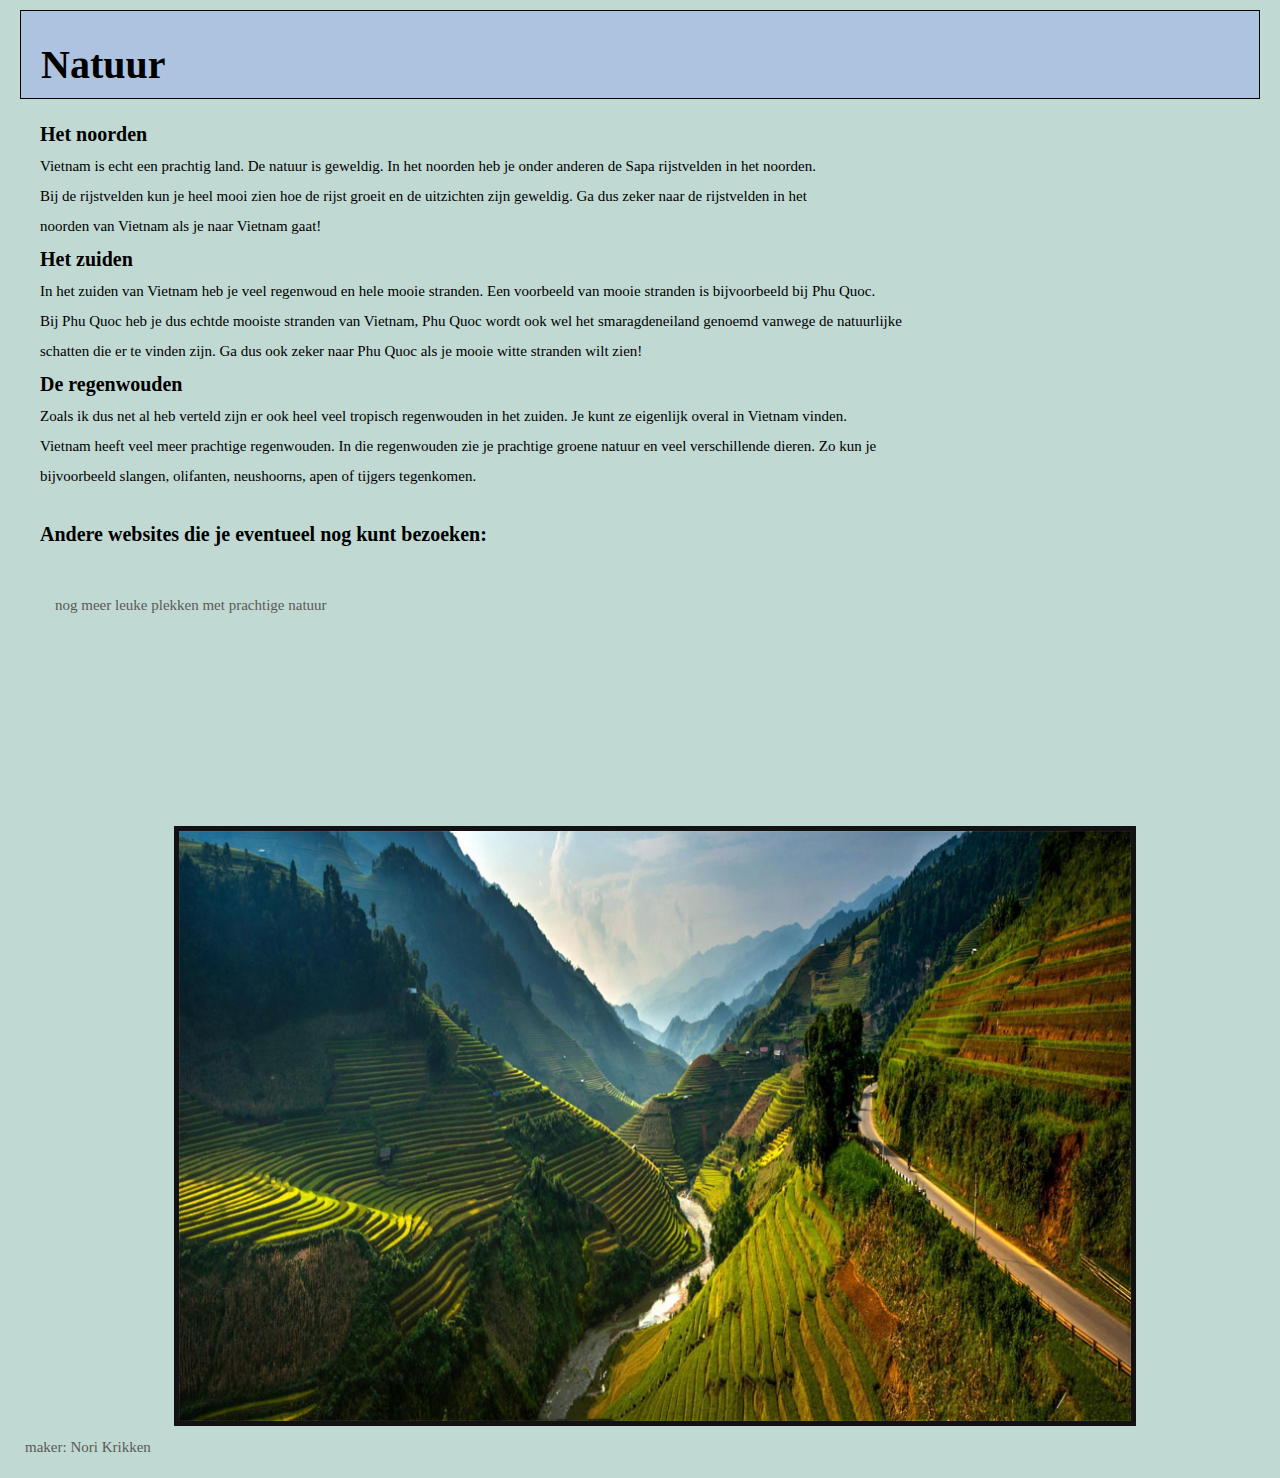
<file: PO/natuur.html>
<!DOCTYPE html>
<html lang="nl">

    <head>
        <meta charset=utf-8>
        <title>Natuur</title>
        <link rel="stylesheet" href="css/vormgeving.css">  
    </head>

    <body>
    
            <div div="container"> <!--hier kun je zien op welke pagina je bent-->
                <div class="box">
                    <h3>Natuur</h3>
                </div>
            </div>

      <div class="box2"> <!--dit is de informatie van de pagina-->
          <h5>Het noorden</h5>
          <p>Vietnam is echt een prachtig land. De natuur is geweldig. In het noorden heb je onder anderen de Sapa rijstvelden in het noorden. <br /> <br />
          Bij de rijstvelden kun je heel mooi zien hoe de rijst groeit en de uitzichten zijn geweldig. Ga dus zeker naar de rijstvelden in het<br /> <br />
          noorden van Vietnam als je naar Vietnam gaat!</p>
          <h5>Het zuiden</h5>
          <p>In het zuiden van Vietnam heb je veel regenwoud en hele mooie stranden. Een voorbeeld van mooie stranden is bijvoorbeeld bij Phu Quoc.<br /> <br />
          Bij Phu Quoc heb je dus echtde mooiste stranden van Vietnam, Phu Quoc wordt ook wel het smaragdeneiland genoemd vanwege de natuurlijke<br /> <br />
          schatten die er te vinden zijn. Ga dus ook zeker naar Phu Quoc als je mooie witte stranden wilt zien!</p>
          <h5>De regenwouden</h5>
          <p>Zoals ik dus net al heb verteld zijn er ook heel veel tropisch regenwouden in het zuiden. Je kunt ze eigenlijk overal in Vietnam vinden.<br /> <br />
          Vietnam heeft veel meer prachtige regenwouden. In die regenwouden zie je prachtige groene natuur en veel verschillende dieren. Zo kun je<br /> <br />
          bijvoorbeeld slangen, olifanten, neushoorns, apen of tijgers tegenkomen.</p>
        
       <h4>Andere websites die je eventueel nog kunt bezoeken:<!--opsomming-->
       </h4>
       <ul style="list-style-type: circle;">
       <li><a href='https://www.reis-expert.nl/azie/vietnam/natuur-vietnam/'>nog meer leuke plekken met prachtige natuur</a>
       </li>
       </ul>
       <img src="images/natuurvietnam.jpg" alt="plaatje" class="plaatje" >
      </div>
      
    <div class="info">
        <ul>
        <li><a>maker: Nori Krikken</a></li>
        </ul>
    </div>
    </body>
    
</html>
</file>
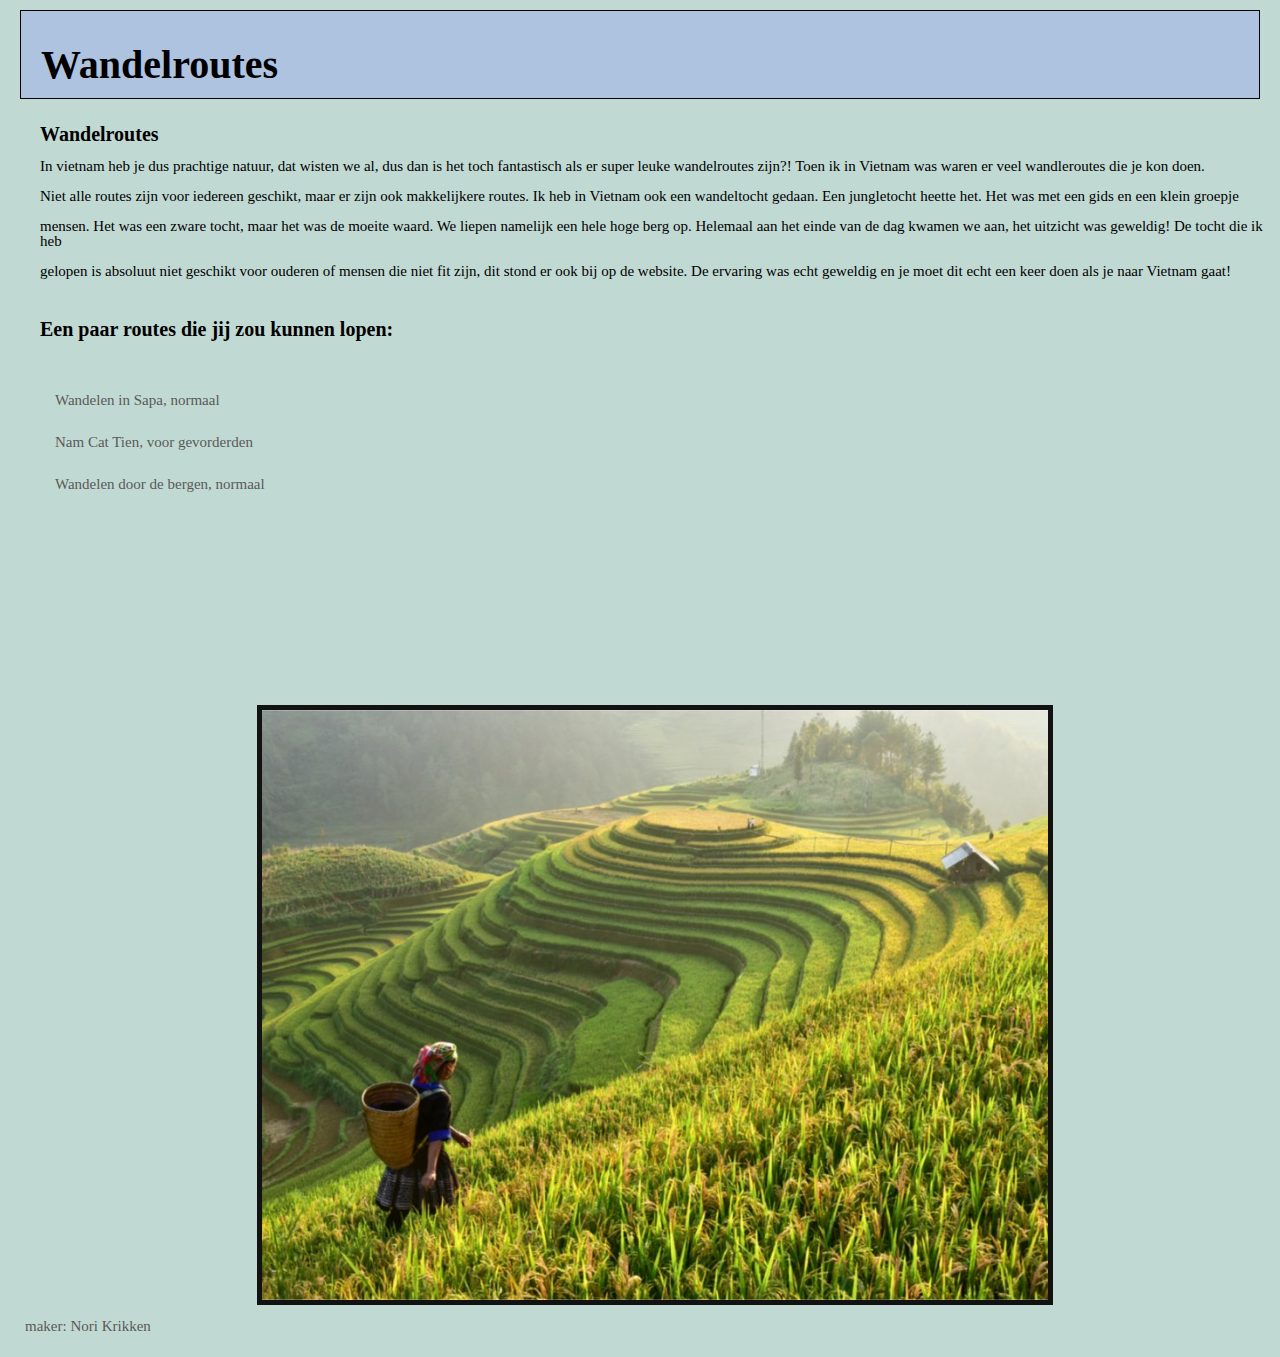
<file: PO/wandelroutes.html>
<!DOCTYPE html>
<html lang="nl">

    <head>
        <meta charset=utf-8>
        <title>Wandelroutes</title>
        <link rel="stylesheet" href="css/vormgeving.css">  
    </head>

    <body>
    
            <div div="container"> <!--hier kun je zien op welke pagina je bent-->
                 <div class="box">
                     <h3>Wandelroutes</h3>
                 </div>
            </div>

     <div class="box2">
      <h5>Wandelroutes</h5> <!--dit is de informatie van de pagina-->
      <p>In vietnam heb je dus prachtige natuur, dat wisten we al, dus dan is het toch fantastisch als er super leuke wandelroutes zijn?! Toen ik in Vietnam was waren er veel wandleroutes die je kon doen.<br /> <br />
      Niet alle routes zijn voor iedereen geschikt, maar er zijn ook makkelijkere routes. Ik heb in Vietnam ook een wandeltocht gedaan. Een jungletocht heette het. Het was met een gids en een klein groepje<br /> <br />
      mensen. Het was een zware tocht, maar het was de moeite waard. We liepen namelijk een hele hoge berg op. Helemaal aan het einde van de dag kwamen we aan, het uitzicht was geweldig! De tocht die ik heb<br /> <br />
      gelopen is absoluut niet geschikt voor ouderen of mensen die niet fit zijn, dit stond er ook bij op de website. De ervaring was echt geweldig en je moet dit echt een keer doen als je naar Vietnam gaat!</p>
        
      <h4>Een paar routes die jij zou kunnen lopen:</h4> <!--opsomming-->
      <ul style="list-style-type: circle;">
        <li><a href='https://www.outsight.nl/vietnam/bouwstenen/sapa-wandeling-met-gids-door-de-rijstvelden'>Wandelen in Sapa, normaal</a></li>
        <li><a href='https://www.tripadvisor.nl/ShowUserReviews-g8841040-d12162656-r702397211-Cat_Tien_Park-Nam_Cat_Tien_Tan_Phu_District_Dong_Nai_Province.html'>Nam Cat Tien, voor gevorderden</a></li>
        <li><a href='https://www.snp.nl/reis/vietnam/wandelreis/17-dagen-wandelen'>Wandelen door de bergen, normaal</a></li>
      </ul>
            <img src="images/wandlenplaatje.jpg" alt="plaatje" class="plaatje" >    
     </div>
     <div class="info">
        <ul>
        <li><a>maker: Nori Krikken</a></li>
        </ul>
     </div>

      </body>
    
</html>
</file>
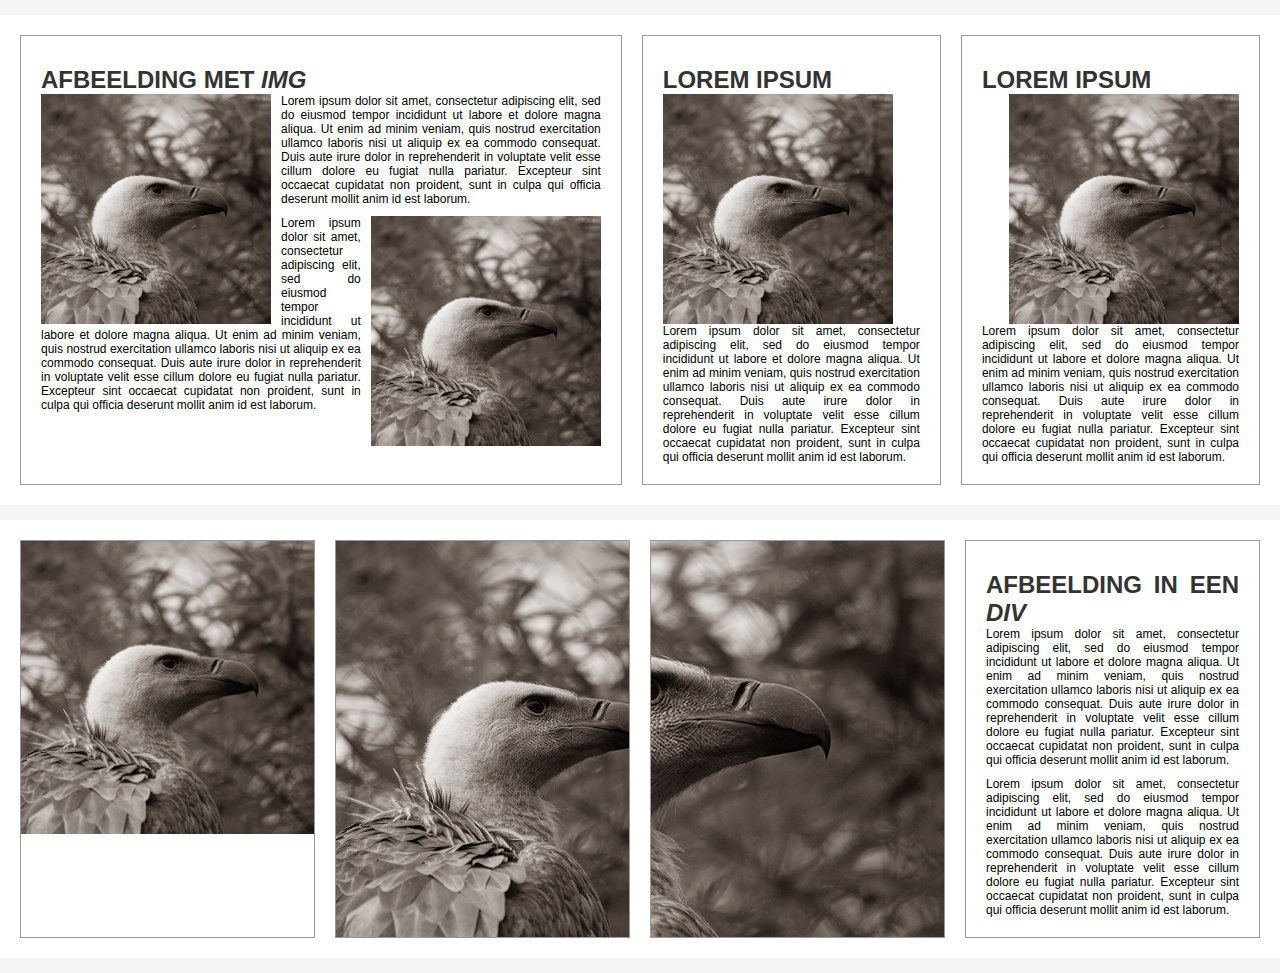
<file: voorbeeldenVanVNR/afbeeldingen/afbeeldingen.html>
<!DOCTYPE html>
<html lang="zxx">
    <head>
        <meta charset="utf-8">
        <title>afbeeldingen</title>
            <link rel="stylesheet" href="afbeeldingen.css">
    </head>
    <body>
        <div class="container">
            <div class="double">
                <h1>afbeelding met <em>img</em></h1>
                <img class="vogelplaatjeLinks" src="vogel.jpg" alt="roofvogel" />
                <p>
                    Lorem ipsum dolor sit amet, consectetur adipiscing elit, sed do eiusmod tempor incididunt ut labore et dolore magna aliqua. Ut enim ad minim veniam, quis nostrud exercitation ullamco laboris nisi ut aliquip ex ea commodo consequat. Duis aute irure dolor in reprehenderit in voluptate velit esse cillum dolore eu fugiat nulla pariatur. Excepteur sint occaecat cupidatat non proident, sunt in culpa qui officia deserunt mollit anim id est laborum.
                </p>
                <img class="vogelplaatjeRechts" src="vogel.jpg" alt="roofvogel" />
                <p>
                    Lorem ipsum dolor sit amet, consectetur adipiscing elit, sed do eiusmod tempor incididunt ut labore et dolore magna aliqua. Ut enim ad minim veniam, quis nostrud exercitation ullamco laboris nisi ut aliquip ex ea commodo consequat. Duis aute irure dolor in reprehenderit in voluptate velit esse cillum dolore eu fugiat nulla pariatur. Excepteur sint occaecat cupidatat non proident, sunt in culpa qui officia deserunt mollit anim id est laborum.
                </p>
            </div>
            <div class="box">
                <h1>lorem ipsum</h1>
                <img class="vogelplaatjeLinks" src="vogel.jpg" alt="roofvogel" />
                <p>
                    Lorem ipsum dolor sit amet, consectetur adipiscing elit, sed do eiusmod tempor incididunt ut labore et dolore magna aliqua. Ut enim ad minim veniam, quis nostrud exercitation ullamco laboris nisi ut aliquip ex ea commodo consequat. Duis aute irure dolor in reprehenderit in voluptate velit esse cillum dolore eu fugiat nulla pariatur. Excepteur sint occaecat cupidatat non proident, sunt in culpa qui officia deserunt mollit anim id est laborum.
                </p>
            </div>
            <div class="box">
                <h1>lorem ipsum</h1>
                <img class="vogelplaatjeRechts" src="vogel.jpg" alt="roofvogel" />
                <p>
                    Lorem ipsum dolor sit amet, consectetur adipiscing elit, sed do eiusmod tempor incididunt ut labore et dolore magna aliqua. Ut enim ad minim veniam, quis nostrud exercitation ullamco laboris nisi ut aliquip ex ea commodo consequat. Duis aute irure dolor in reprehenderit in voluptate velit esse cillum dolore eu fugiat nulla pariatur. Excepteur sint occaecat cupidatat non proident, sunt in culpa qui officia deserunt mollit anim id est laborum.
                </p>
            </div>
        </div>

        <div class="container">
            <div class="box fotodiv L">
            </div>
            <div class="box fotodiv M">
            </div>
            <div class="box fotodiv R">
            </div>
            <div class="box">
                <h1>afbeelding in een <em>div</em></h1>
                <p>
                    Lorem ipsum dolor sit amet, consectetur adipiscing elit, sed do eiusmod tempor incididunt ut labore et dolore magna aliqua. Ut enim ad minim veniam, quis nostrud exercitation ullamco laboris nisi ut aliquip ex ea commodo consequat. Duis aute irure dolor in reprehenderit in voluptate velit esse cillum dolore eu fugiat nulla pariatur. Excepteur sint occaecat cupidatat non proident, sunt in culpa qui officia deserunt mollit anim id est laborum.
                </p>
                <p>
                    Lorem ipsum dolor sit amet, consectetur adipiscing elit, sed do eiusmod tempor incididunt ut labore et dolore magna aliqua. Ut enim ad minim veniam, quis nostrud exercitation ullamco laboris nisi ut aliquip ex ea commodo consequat. Duis aute irure dolor in reprehenderit in voluptate velit esse cillum dolore eu fugiat nulla pariatur. Excepteur sint occaecat cupidatat non proident, sunt in culpa qui officia deserunt mollit anim id est laborum.
                </p>
            </div>
        </div>
    </body>
</html>
</file>
<file: bronnen/bronnen.css>
body {
  padding: 0;
  margin: 0;   
  font-family: 'Mukta',sans-serif;
}

h1,h2,h3 {
  margin: 0;
}

h2 {
  padding: 10px;
  background-color: #555;
  color: whitesmoke;
  font-size: 1.2em;
  text-transform: uppercase;
  text-align: center;
  letter-spacing: 2px;
}

h3 {
  margin-top: 3em;
  padding-top: .56em;
  border-top: .2em solid #555;
}

li,ul {
  padding: 5px 2px 2px 2px;
  margin: 0;
}

li {
  list-style: none;
}

a {
  text-decoration: none;
  color: blue;
  text-transform: uppercase;
}

a:hover {
  color: whitesmoke;
  background-color: #111;
}

li:hover {
  background-color: yellow;
}
  
#container {
  width: 80%;
  margin: auto;
  margin-top: 3%;
  padding: 1%;
  background-color: whitesmoke;
  color: #555;
  border: 1px dashed #555;
}

#grid-container {
  display: grid;
  grid-template-rows: repeat(2, 1fr); /* 1fr: gebruik alle free space */
  grid-template-columns: repeat(3, 1fr);
  grid-gap: 2vw; /* 2 t.o.v. viewport width */    
}
  
.box {
  font-family: 'Josefin Sans',sans-serif;
  background-color: #FFF;
}

.c2 h3 a {
  color: #1FABDA;
}
</file>
<file: PO/css/vormgeving.css>
body {
    background-color: rgb(193, 217, 211);
    font-family: Cambria, Cochin, Georgia, Times, 'Times New Roman', serif;
    font-size: 10px;
    margin: 10px;
}

.container {
    background-color: rgb(128, 144, 166);
    text-align: justify;
    width: 1000px;
    padding: 10px;
    margin: 10px auto;
    display: flex;
    border: 3px solid black;
}

.box {
    background-color: rgb(173, 195, 224);
    margin: 10px;
    padding: 30px 20px 10px 20px;
    border: 1px solid black;
    font-size: 20px;
}

* {
    box-sizing: border-box;
    padding: 0;
    margin: 0;
  }


  img {
    margin: auto;
    display: block;
    border:5px;
    border-style: solid;
    border-color:rgb(19, 18, 18);
    height: 600px;
    margin-top: 200px;
  }

  p {
    font-size: 15px;
    line-height: 15px;
  }

  li { 
    font-size: 15px;
  }

  .box2 { 
    margin-left: 30px;
  }

  h1 {
    font-size: 18px;
    font-family: cursive;
    line-height: 40px;
  }

  h2 {
    font-family: 'Playfair Display', serif;
    font-size: 20px;
    line-height: 10px;
  }

  h3 {
    font-size: 40px;
  }

  h4 { 
    font-size: 20px;
    font-family: cursive;
    line-height: 100px;
  }


  h5 {
    font-size: 20px;
    font-family: cursive;
    line-height: 50px;
  }


  a { 
    text-decoration: none;
    color: #595958;
  }

  li {
    padding: 5px;
    margin: 10px;
    display: inline-block;
    width: 100%;
    line-height: 12px;
  }
</file>
<file: voorbeeldenVanVNR/css/vb.css>
body {
    padding: 0;
    margin: 0;   
    font-family: 'Mukta',sans-serif;
}

#container {
    width: 45%;
    margin: auto;
    margin-top: 3%;
    padding: 5%;
    background-color: whitesmoke;
    color: #555;
    border: 1px dashed #555;
}

table {
    width: 100%;
    height: auto;
    margin-left: 0%;
    border-collapse: collapse;
    background-color: #FFF;
    font-family: 'Josefin Sans',sans-serif;
}

thead {
    background-color: #555;
}

th {
    padding: 10px 0px 10px 0px;
    color: whitesmoke;
    font-size: 1.2em;
    text-transform: uppercase;
    text-align: left;
    letter-spacing: 2px;
}

tr {
    border-bottom: 1px solid #555;
}

td,th {
    padding: 0.2em;
    padding-top: 0.4em;
}

a {
    text-decoration: none;
    color: dodgerblue;
}

tbody a {
    color: blue;
    text-transform: uppercase;
}

tbody tr:hover {
    background-color: whitesmoke;
}
</file>
<file: voorbeeldenVanVNR/afbeeldingen/afbeeldingen.css>
* {
    margin: 0;
    padding: 0;
}

body {
    background-color: whitesmoke;
    font-family:'Segoe UI', Tahoma, Geneva, Verdana, sans-serif;
    font-size: 12px;
}

h1 {
    text-transform: uppercase;
    color: #333;
    margin-left: 0px;
}

p {
    margin-bottom: 10px;
}

.vogelplaatjeLinks, .vogelplaatjeRechts {
    width: 230px;
}

.vogelplaatjeLinks {
    float: left;
    margin-right: 10px;

}

.vogelplaatjeRechts {
    float: right;
    margin-left: 10px;
}

.fotodiv {
    background-image: url(vogel.jpg);
}

.L {
    background-size: contain;
    background-repeat: no-repeat;
    background-position-x: left;
}

.M {
    background-size: cover;
    background-repeat: no-repeat;
    background-position-y: bottom;
}

.R {
    background-size: auto;
    background-repeat: no-repeat;
    background-position: right center;
}

.container {
    max-width: 1652px;
    background-color: white;
    padding: 10px;
    margin: 15px auto;
    text-align: justify;
    display: flex;
}

.box, .double {
    background-color:transparent;
    margin: 10px;
    padding: 30px 20px 10px 20px;
    border: 1px solid #999;
}

.box {
    width: 350px;
}

.double {
    width: 762px;
}
</file>
